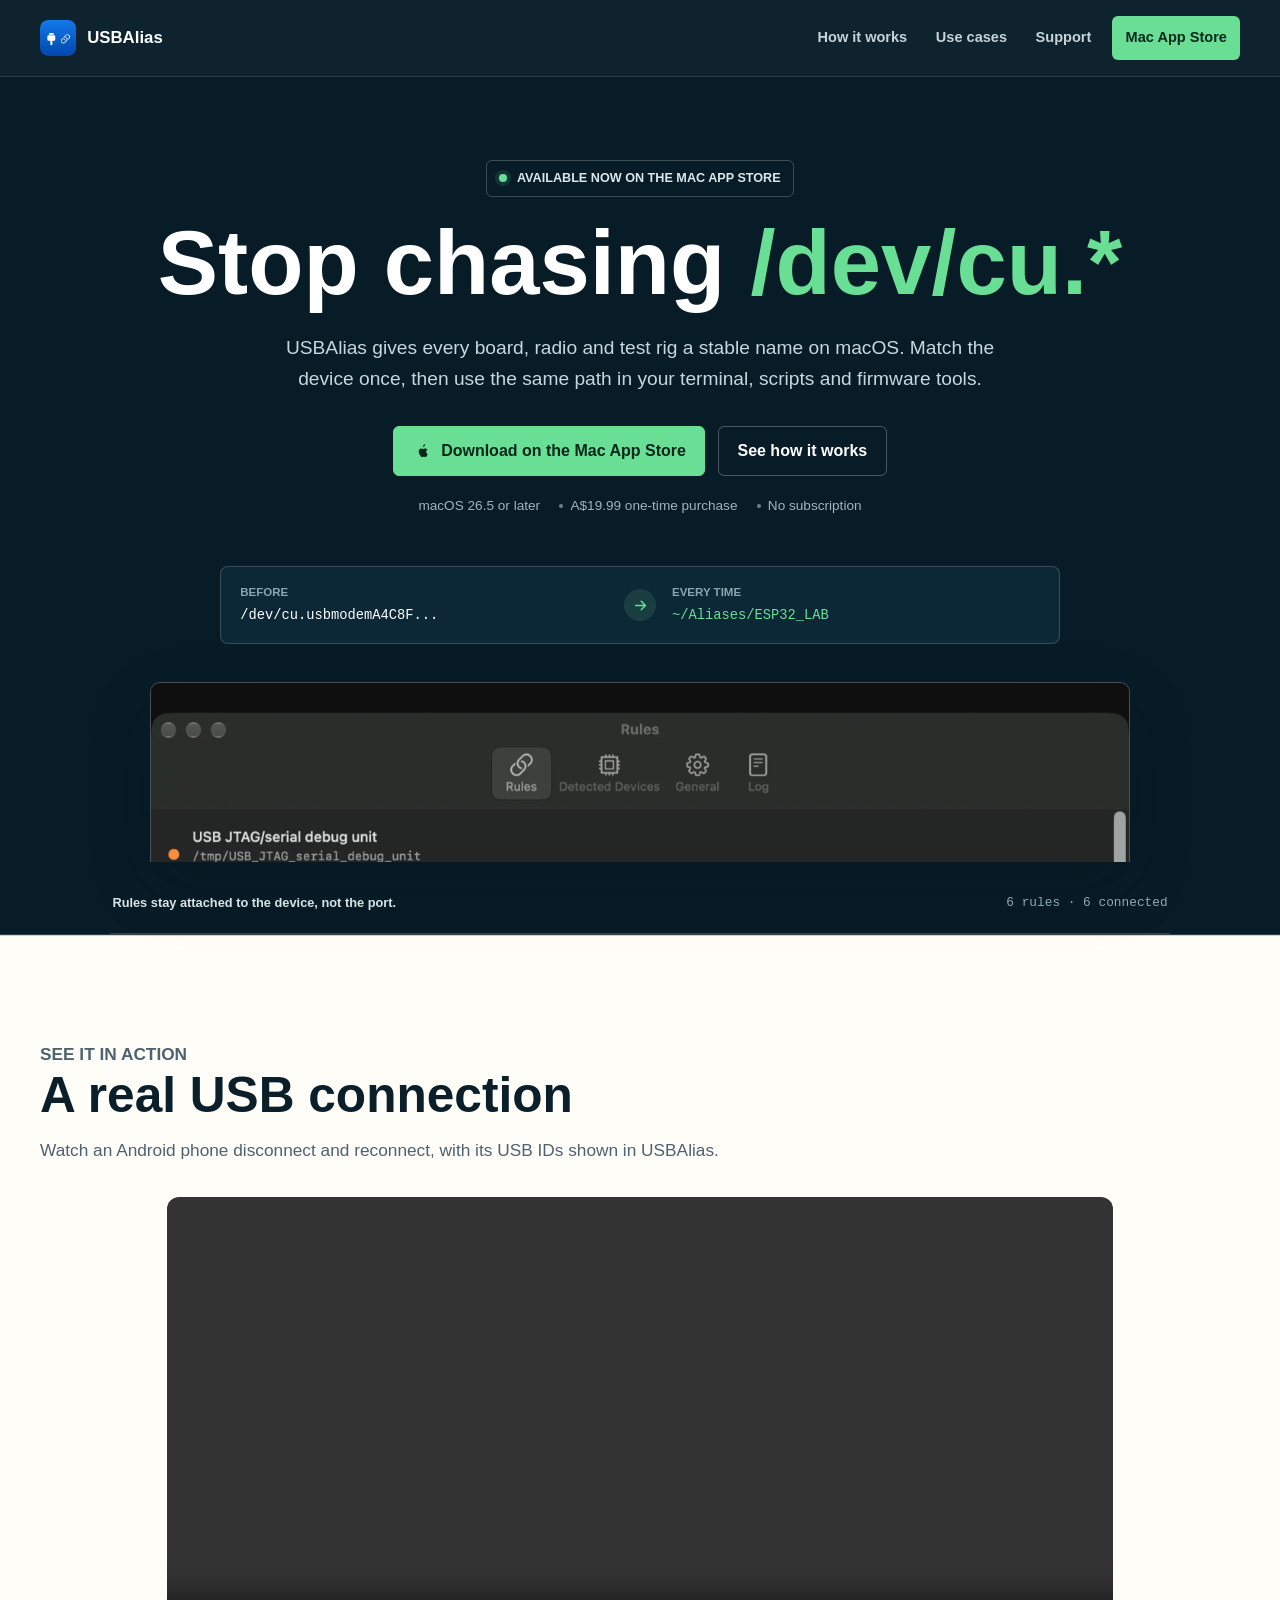
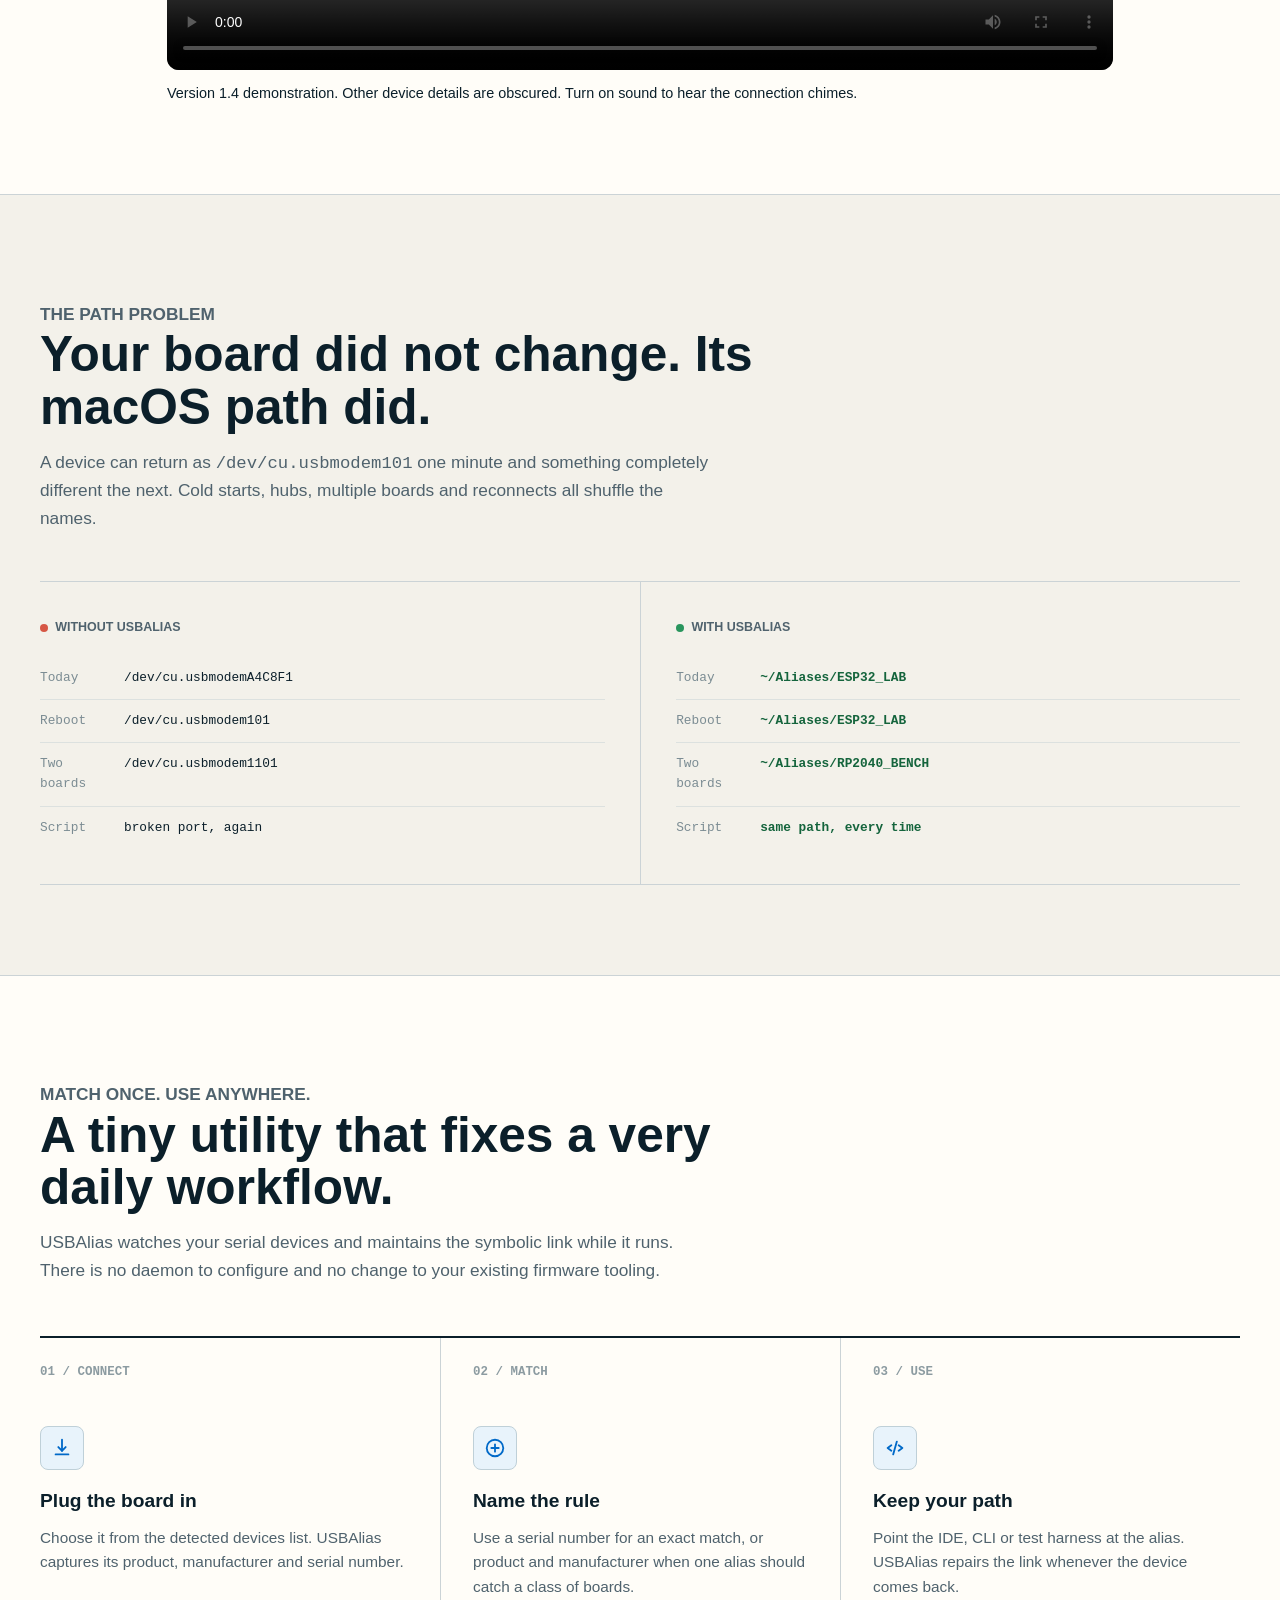
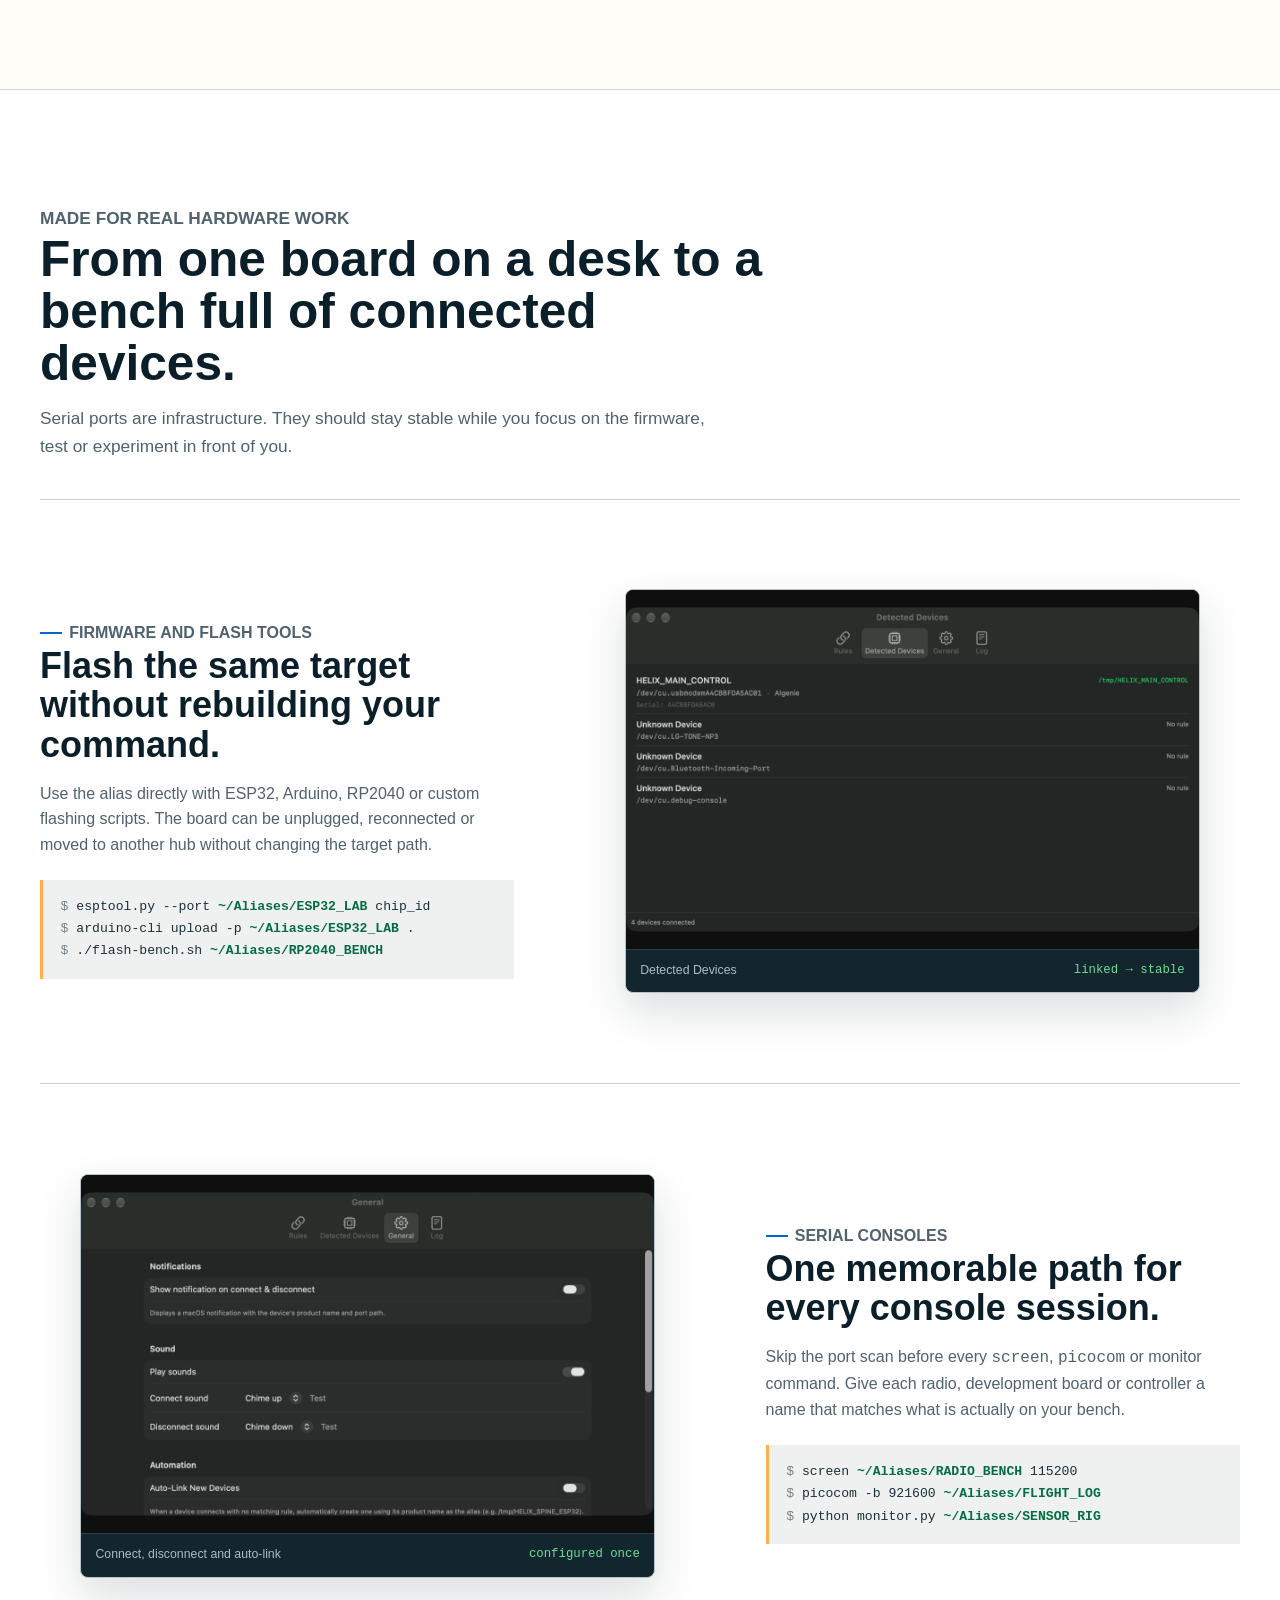
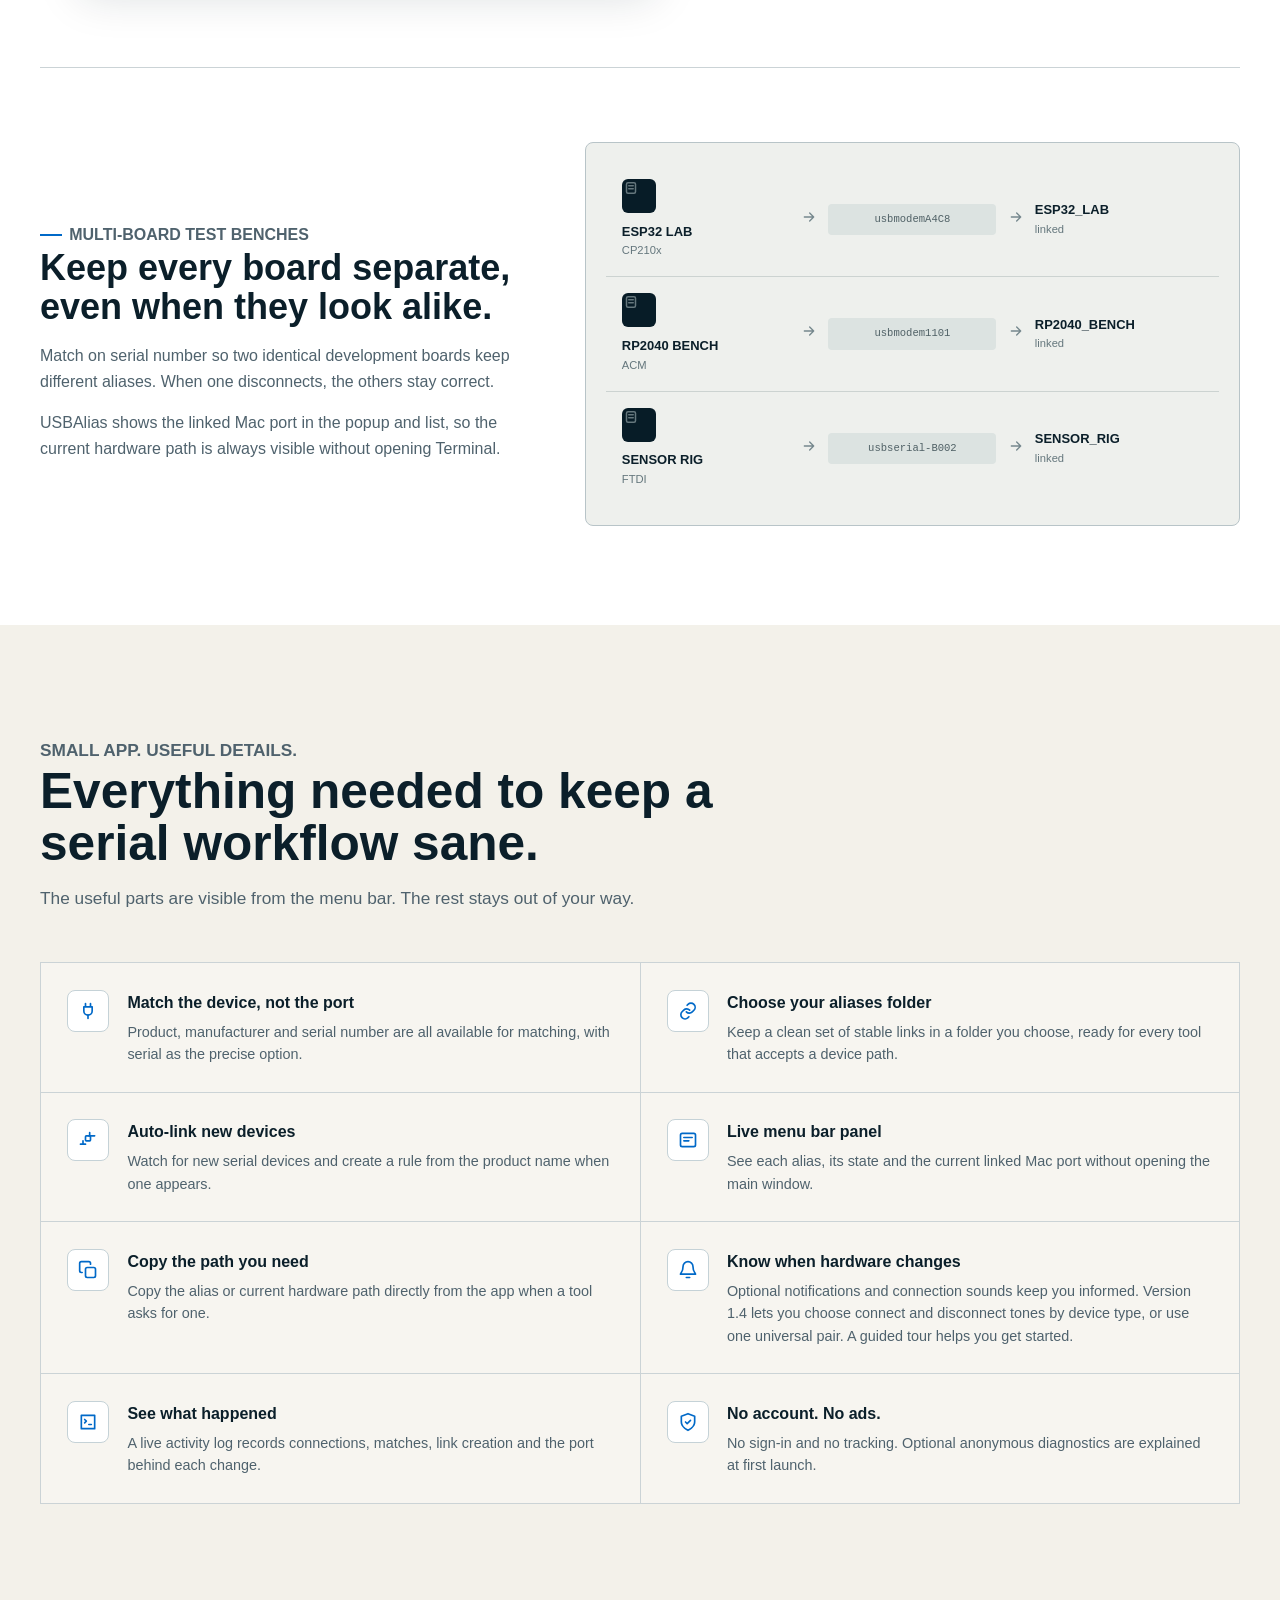
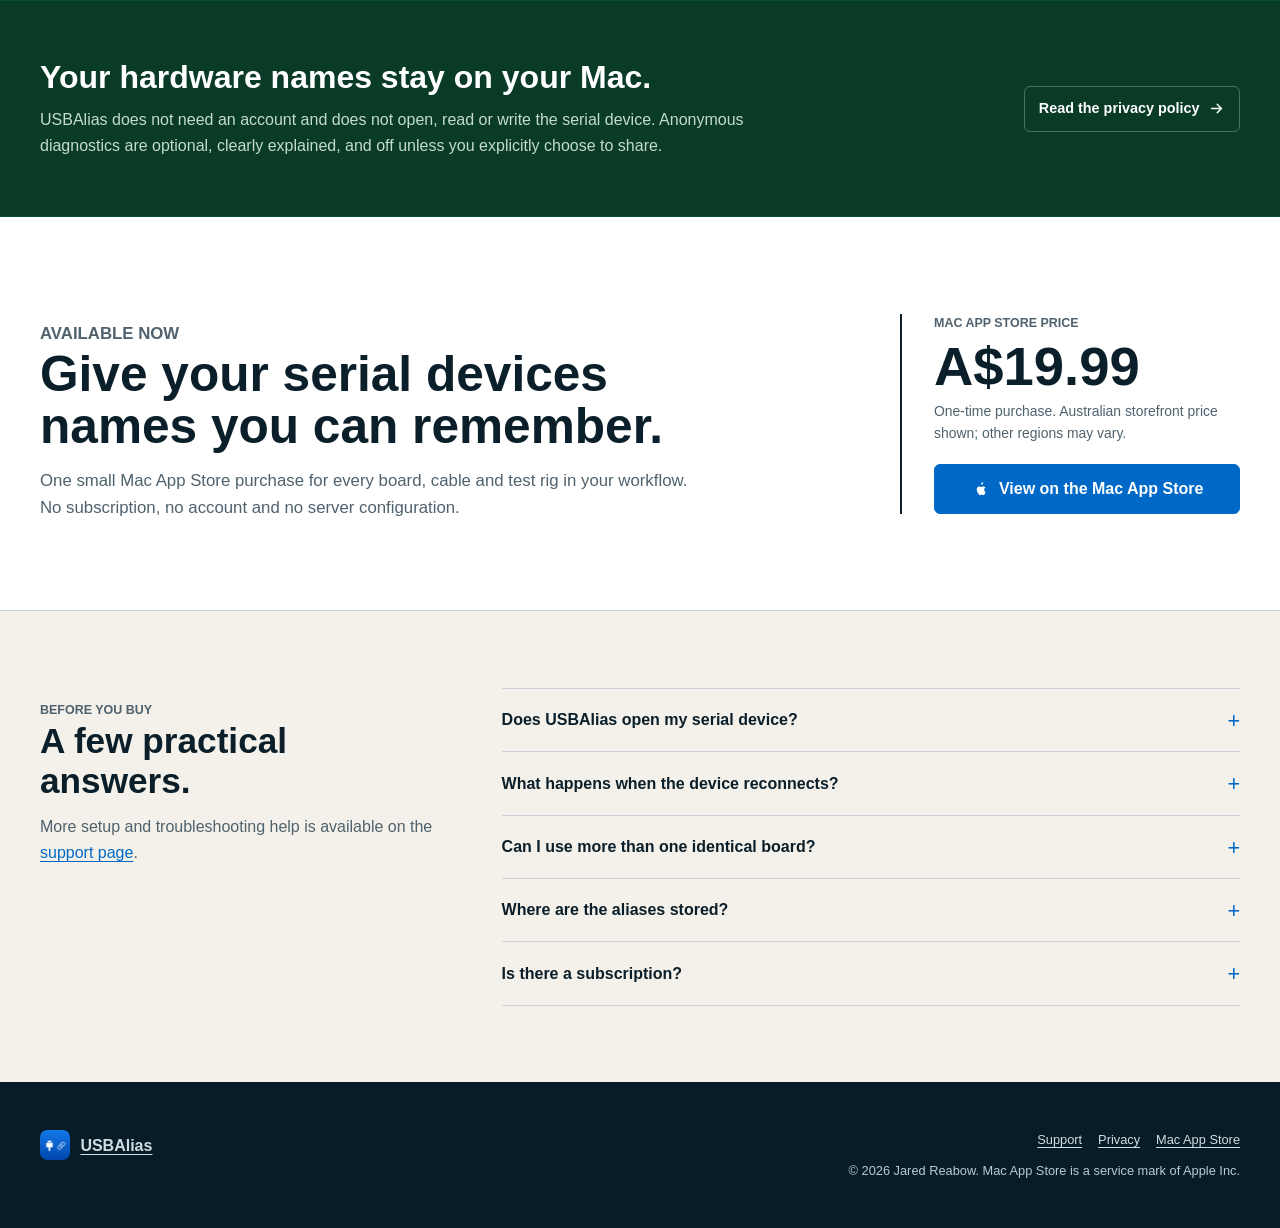
<file: index.html>
<!doctype html>
<html lang="en">
<head>
  <meta charset="utf-8">
  <meta name="viewport" content="width=device-width, initial-scale=1">
  <title>USBAlias - Stable names for USB serial devices on macOS</title>
  <meta name="description" content="USBAlias gives Arduino, ESP32, RP2040 and other USB serial devices a stable macOS path. Match once, then keep using the same alias in every tool.">
  <link rel="canonical" href="https://usbalias.com/">
  <link rel="icon" href="assets/usbalias-icon.png" type="image/png">
  <link rel="stylesheet" href="assets/site.css">
  <meta name="theme-color" content="#071c27">
  <meta property="og:title" content="USBAlias - Stop chasing /dev/cu.*">
  <meta property="og:description" content="Stable names for USB serial devices on macOS. Available now on the Mac App Store.">
  <meta property="og:type" content="website">
  <meta property="og:url" content="https://usbalias.com/">
  <meta property="og:image" content="https://usbalias.com/assets/social-card.png">
  <meta name="twitter:card" content="summary_large_image">
  <meta name="twitter:title" content="USBAlias - Stable names for USB serial devices">
  <meta name="twitter:description" content="Match a board once. Use the same alias in your scripts, terminal and firmware tools.">
  <meta name="twitter:image" content="https://usbalias.com/assets/social-card.png">
  <script type="application/ld+json">
  {
    "@context": "https://schema.org",
    "@type": "SoftwareApplication",
    "name": "USBAlias",
    "operatingSystem": "macOS 26.5 or later",
    "applicationCategory": "DeveloperApplication",
    "description": "A macOS menu bar utility that gives USB serial devices stable aliases.",
    "url": "https://usbalias.com/",
    "downloadUrl": "https://apps.apple.com/au/app/usbalias/id6785185032?mt=12",
    "offers": {
      "@type": "Offer",
      "price": "19.99",
      "priceCurrency": "AUD",
      "availability": "https://schema.org/InStock"
    }
  }
  </script>
</head>
<body>
  <a class="skip-link" href="#main">Skip to content</a>

  <header class="site-header">
    <div class="site-shell site-header__inner">
      <a class="brand" href="./" aria-label="USBAlias home">
        <img src="assets/usbalias-icon.png" width="36" height="36" alt="">
        <span>USBAlias</span>
      </a>
      <nav class="site-nav" aria-label="Primary">
        <a class="nav-section" href="#how-it-works">How it works</a>
        <a class="nav-section" href="#use-cases">Use cases</a>
        <a href="support.html">Support</a>
        <a class="nav-download" href="https://apps.apple.com/au/app/usbalias/id6785185032?mt=12">Mac App Store</a>
      </nav>
    </div>
  </header>

  <main id="main">
    <section class="hero" aria-labelledby="hero-title">
      <div class="site-shell hero__inner">
        <p class="hero__status"><span class="status-dot" aria-hidden="true"></span>Available now on the Mac App Store</p>
        <h1 id="hero-title">Stop chasing <span>/dev/cu.*</span></h1>
        <p class="hero__lede">USBAlias gives every board, radio and test rig a stable name on macOS. Match the device once, then use the same path in your terminal, scripts and firmware tools.</p>
        <div class="hero__actions">
          <a class="button" href="https://apps.apple.com/au/app/usbalias/id6785185032?mt=12">
            <svg viewBox="0 0 24 24" fill="currentColor" aria-hidden="true"><path d="M17.05 20.28c-.98.02-1.31-.58-2.45-.58-1.13 0-1.5.56-2.43.6-1.03.04-1.82-.99-2.55-2.16-1.45-2.34-2.1-4.18-1.95-6.03.15-1.93 1.61-3.35 3.34-3.48 1.01-.03 1.96.68 2.57.68.61 0 1.76-.84 2.96-.72.51.02 1.95.2 2.87 1.52-2.58 1.51-2.18 5.04.12 6.09-.51 1.47-1.23 2.89-2.48 4.08zM15.54 5.22c.49-.63.84-1.49.73-2.37-.79.04-1.72.53-2.24 1.13-.47.54-.87 1.42-.75 2.27.86.07 1.77-.43 2.26-1.03z"/></svg>
            Download on the Mac App Store
          </a>
          <a class="button button--secondary" href="#how-it-works">See how it works</a>
        </div>
        <p class="hero__facts">
          <span>macOS 26.5 or later</span>
          <span>A$19.99 one-time purchase</span>
          <span>No subscription</span>
        </p>

        <div class="path-card" aria-label="Example USB alias mapping">
          <div>
            <span class="path-card__label">Before</span>
            <code>/dev/cu.usbmodemA4C8F...</code>
          </div>
          <span class="path-arrow" aria-hidden="true">
            <svg viewBox="0 0 24 24" fill="none" stroke="currentColor" stroke-width="2" stroke-linecap="round" stroke-linejoin="round"><path d="M5 12h14M13 6l6 6-6 6"/></svg>
          </span>
          <div class="path-card__result">
            <span class="path-card__label">Every time</span>
            <code>~/Aliases/ESP32_LAB</code>
          </div>
        </div>

        <div class="hero__stage">
          <figure class="app-window">
            <img src="assets/rules.webp" width="2560" height="1600" alt="USBAlias Rules window showing stable aliases for JTAG, XIAO, Android, Quad Serial and ESP32 devices">
          </figure>
          <figcaption class="hero__caption">
            <strong>Rules stay attached to the device, not the port.</strong>
            <span>6 rules &middot; 6 connected</span>
          </figcaption>
        </div>
      </div>
    </section>

    <section class="section section--surface" aria-labelledby="demo-title">
      <div class="site-shell">
        <div class="section-heading">
          <p class="eyebrow">See it in action</p>
          <h2 id="demo-title">A real USB connection</h2>
          <p>Watch an Android phone disconnect and reconnect, with its USB IDs shown in USBAlias.</p>
        </div>
        <figure class="demo-video">
          <video controls playsinline preload="metadata" width="946" height="554" aria-label="USBAlias preview showing an Android phone disconnecting and reconnecting">
            <source src="assets/usbalias-usb-preview-1.4.mp4" type="video/mp4">
            Your browser does not support embedded video.
          </video>
          <figcaption>Version 1.4 demonstration. Other device details are obscured. Turn on sound to hear the connection chimes.</figcaption>
        </figure>
      </div>
    </section>

    <section class="problem" aria-labelledby="problem-title">
      <div class="site-shell">
        <div class="section-heading">
          <p class="eyebrow">The path problem</p>
          <h2 id="problem-title">Your board did not change. Its macOS path did.</h2>
          <p>A device can return as <code>/dev/cu.usbmodem101</code> one minute and something completely different the next. Cold starts, hubs, multiple boards and reconnects all shuffle the names.</p>
        </div>

        <div class="comparison" aria-label="Device paths without and with USBAlias">
          <div class="comparison__column">
            <p class="comparison__label">Without USBAlias</p>
            <div class="code-stack">
              <div><span>Today</span><code>/dev/cu.usbmodemA4C8F1</code></div>
              <div><span>Reboot</span><code>/dev/cu.usbmodem101</code></div>
              <div><span>Two boards</span><code>/dev/cu.usbmodem1101</code></div>
              <div><span>Script</span><code>broken port, again</code></div>
            </div>
          </div>
          <div class="comparison__column">
            <p class="comparison__label">With USBAlias</p>
            <div class="code-stack">
              <div><span>Today</span><code>~/Aliases/ESP32_LAB</code></div>
              <div><span>Reboot</span><code>~/Aliases/ESP32_LAB</code></div>
              <div><span>Two boards</span><code>~/Aliases/RP2040_BENCH</code></div>
              <div><span>Script</span><code>same path, every time</code></div>
            </div>
          </div>
        </div>
      </div>
    </section>

    <section class="section section--surface" id="how-it-works" aria-labelledby="workflow-title">
      <div class="site-shell">
        <div class="section-heading">
          <p class="eyebrow">Match once. Use anywhere.</p>
          <h2 id="workflow-title">A tiny utility that fixes a very daily workflow.</h2>
          <p>USBAlias watches your serial devices and maintains the symbolic link while it runs. There is no daemon to configure and no change to your existing firmware tooling.</p>
        </div>

        <div class="workflow">
          <article class="workflow__step">
            <span class="workflow__number">01 / CONNECT</span>
            <div class="workflow__icon" aria-hidden="true">
              <svg viewBox="0 0 24 24" fill="none" stroke="currentColor" stroke-width="2" stroke-linecap="round" stroke-linejoin="round"><path d="M12 3v12"/><path d="m8 11 4 4 4-4"/><path d="M5 19h14"/></svg>
            </div>
            <h3>Plug the board in</h3>
            <p>Choose it from the detected devices list. USBAlias captures its product, manufacturer and serial number.</p>
          </article>
          <article class="workflow__step">
            <span class="workflow__number">02 / MATCH</span>
            <div class="workflow__icon" aria-hidden="true">
              <svg viewBox="0 0 24 24" fill="none" stroke="currentColor" stroke-width="2" stroke-linecap="round" stroke-linejoin="round"><path d="M8 12h8"/><path d="M12 8v8"/><circle cx="12" cy="12" r="9"/></svg>
            </div>
            <h3>Name the rule</h3>
            <p>Use a serial number for an exact match, or product and manufacturer when one alias should catch a class of boards.</p>
          </article>
          <article class="workflow__step">
            <span class="workflow__number">03 / USE</span>
            <div class="workflow__icon" aria-hidden="true">
              <svg viewBox="0 0 24 24" fill="none" stroke="currentColor" stroke-width="2" stroke-linecap="round" stroke-linejoin="round"><path d="m8 9-4 3 4 3"/><path d="m16 9 4 3-4 3"/><path d="m14 5-4 14"/></svg>
            </div>
            <h3>Keep your path</h3>
            <p>Point the IDE, CLI or test harness at the alias. USBAlias repairs the link whenever the device comes back.</p>
          </article>
        </div>
      </div>
    </section>

    <section class="use-cases" id="use-cases" aria-labelledby="use-cases-title">
      <div class="site-shell">
        <div class="section-heading">
          <p class="eyebrow">Made for real hardware work</p>
          <h2 id="use-cases-title">From one board on a desk to a bench full of connected devices.</h2>
          <p>Serial ports are infrastructure. They should stay stable while you focus on the firmware, test or experiment in front of you.</p>
        </div>

        <article class="use-case">
          <div class="use-case__copy">
            <p class="use-case__tag">Firmware and flash tools</p>
            <h3>Flash the same target without rebuilding your command.</h3>
            <p>Use the alias directly with ESP32, Arduino, RP2040 or custom flashing scripts. The board can be unplugged, reconnected or moved to another hub without changing the target path.</p>
            <pre class="command-line"><span class="prompt">$</span> esptool.py --port <span class="path">~/Aliases/ESP32_LAB</span> chip_id
<span class="prompt">$</span> arduino-cli upload -p <span class="path">~/Aliases/ESP32_LAB</span> .
<span class="prompt">$</span> ./flash-bench.sh <span class="path">~/Aliases/RP2040_BENCH</span></pre>
          </div>
          <div class="use-case__visual">
            <figure class="screenshot-frame">
              <img src="assets/detected-devices.webp" width="2560" height="1600" loading="lazy" alt="USBAlias Detected Devices view showing linked boards and their current macOS device paths">
              <figcaption class="screenshot-frame__caption">
                <span>Detected Devices</span>
                <span>linked &rarr; stable</span>
              </figcaption>
            </figure>
          </div>
        </article>

        <article class="use-case use-case--reverse">
          <div class="use-case__copy">
            <p class="use-case__tag">Serial consoles</p>
            <h3>One memorable path for every console session.</h3>
            <p>Skip the port scan before every <code>screen</code>, <code>picocom</code> or monitor command. Give each radio, development board or controller a name that matches what is actually on your bench.</p>
            <pre class="command-line"><span class="prompt">$</span> screen <span class="path">~/Aliases/RADIO_BENCH</span> 115200
<span class="prompt">$</span> picocom -b 921600 <span class="path">~/Aliases/FLIGHT_LOG</span>
<span class="prompt">$</span> python monitor.py <span class="path">~/Aliases/SENSOR_RIG</span></pre>
          </div>
          <div class="use-case__visual">
            <figure class="screenshot-frame">
              <img src="assets/general-settings.webp" width="2560" height="1600" loading="lazy" alt="USBAlias General settings with notifications, connect and disconnect sounds, auto-link and launch options">
              <figcaption class="screenshot-frame__caption">
                <span>Connect, disconnect and auto-link</span>
                <span>configured once</span>
              </figcaption>
            </figure>
          </div>
        </article>

        <article class="use-case">
          <div class="use-case__copy">
            <p class="use-case__tag">Multi-board test benches</p>
            <h3>Keep every board separate, even when they look alike.</h3>
            <p>Match on serial number so two identical development boards keep different aliases. When one disconnects, the others stay correct.</p>
            <p>USBAlias shows the linked Mac port in the popup and list, so the current hardware path is always visible without opening Terminal.</p>
          </div>
          <div class="use-case__visual">
            <div class="bench-diagram" role="img" aria-label="Three USB boards connected to separate stable aliases through changing macOS paths">
              <div class="bench-diagram__row">
                <div class="bench-diagram__device">
                  <span class="bench-device-icon" aria-hidden="true">
                    <svg viewBox="0 0 24 24" fill="none" stroke="currentColor" stroke-width="2" stroke-linecap="round" stroke-linejoin="round"><rect x="6" y="5" width="12" height="14" rx="2"/><path d="M9 9h6M9 13h6"/></svg>
                  </span>
                  <strong>ESP32 LAB</strong>
                  <span>CP210x</span>
                </div>
                <span class="bench-arrow" aria-hidden="true"><svg viewBox="0 0 24 24" fill="none" stroke="currentColor" stroke-width="2" stroke-linecap="round" stroke-linejoin="round"><path d="M5 12h14M13 6l6 6-6 6"/></svg></span>
                <div class="bench-diagram__path">usbmodemA4C8</div>
                <span class="bench-arrow" aria-hidden="true"><svg viewBox="0 0 24 24" fill="none" stroke="currentColor" stroke-width="2" stroke-linecap="round" stroke-linejoin="round"><path d="M5 12h14M13 6l6 6-6 6"/></svg></span>
                <div class="bench-diagram__alias">
                  <strong>ESP32_LAB</strong>
                  <span>linked</span>
                </div>
              </div>
              <div class="bench-diagram__row">
                <div class="bench-diagram__device">
                  <span class="bench-device-icon" aria-hidden="true">
                    <svg viewBox="0 0 24 24" fill="none" stroke="currentColor" stroke-width="2" stroke-linecap="round" stroke-linejoin="round"><rect x="6" y="5" width="12" height="14" rx="2"/><path d="M9 9h6M9 13h6"/></svg>
                  </span>
                  <strong>RP2040 BENCH</strong>
                  <span>ACM</span>
                </div>
                <span class="bench-arrow" aria-hidden="true"><svg viewBox="0 0 24 24" fill="none" stroke="currentColor" stroke-width="2" stroke-linecap="round" stroke-linejoin="round"><path d="M5 12h14M13 6l6 6-6 6"/></svg></span>
                <div class="bench-diagram__path">usbmodem1101</div>
                <span class="bench-arrow" aria-hidden="true"><svg viewBox="0 0 24 24" fill="none" stroke="currentColor" stroke-width="2" stroke-linecap="round" stroke-linejoin="round"><path d="M5 12h14M13 6l6 6-6 6"/></svg></span>
                <div class="bench-diagram__alias">
                  <strong>RP2040_BENCH</strong>
                  <span>linked</span>
                </div>
              </div>
              <div class="bench-diagram__row">
                <div class="bench-diagram__device">
                  <span class="bench-device-icon" aria-hidden="true">
                    <svg viewBox="0 0 24 24" fill="none" stroke="currentColor" stroke-width="2" stroke-linecap="round" stroke-linejoin="round"><rect x="6" y="5" width="12" height="14" rx="2"/><path d="M9 9h6M9 13h6"/></svg>
                  </span>
                  <strong>SENSOR RIG</strong>
                  <span>FTDI</span>
                </div>
                <span class="bench-arrow" aria-hidden="true"><svg viewBox="0 0 24 24" fill="none" stroke="currentColor" stroke-width="2" stroke-linecap="round" stroke-linejoin="round"><path d="M5 12h14M13 6l6 6-6 6"/></svg></span>
                <div class="bench-diagram__path">usbserial-B002</div>
                <span class="bench-arrow" aria-hidden="true"><svg viewBox="0 0 24 24" fill="none" stroke="currentColor" stroke-width="2" stroke-linecap="round" stroke-linejoin="round"><path d="M5 12h14M13 6l6 6-6 6"/></svg></span>
                <div class="bench-diagram__alias">
                  <strong>SENSOR_RIG</strong>
                  <span>linked</span>
                </div>
              </div>
            </div>
          </div>
        </article>
      </div>
    </section>

    <section class="features" aria-labelledby="features-title">
      <div class="site-shell">
        <div class="section-heading">
          <p class="eyebrow">Small app. Useful details.</p>
          <h2 id="features-title">Everything needed to keep a serial workflow sane.</h2>
          <p>The useful parts are visible from the menu bar. The rest stays out of your way.</p>
        </div>

        <div class="feature-list">
          <article class="feature">
            <span class="feature__icon" aria-hidden="true"><svg viewBox="0 0 24 24" fill="none" stroke="currentColor" stroke-width="2" stroke-linecap="round" stroke-linejoin="round"><path d="M9 7V3M15 7V3M7 7h10v5a5 5 0 0 1-10 0z"/><path d="M12 17v4"/></svg></span>
            <div><h3>Match the device, not the port</h3><p>Product, manufacturer and serial number are all available for matching, with serial as the precise option.</p></div>
          </article>
          <article class="feature">
            <span class="feature__icon" aria-hidden="true"><svg viewBox="0 0 24 24" fill="none" stroke="currentColor" stroke-width="2" stroke-linecap="round" stroke-linejoin="round"><path d="M10 13a5 5 0 0 0 7.1.1l2-2a5 5 0 0 0-7.1-7.1l-1.1 1.1"/><path d="M14 11a5 5 0 0 0-7.1-.1l-2 2A5 5 0 0 0 12 20l1.1-1.1"/></svg></span>
            <div><h3>Choose your aliases folder</h3><p>Keep a clean set of stable links in a folder you choose, ready for every tool that accepts a device path.</p></div>
          </article>
          <article class="feature">
            <span class="feature__icon" aria-hidden="true"><svg viewBox="0 0 24 24" fill="none" stroke="currentColor" stroke-width="2" stroke-linecap="round" stroke-linejoin="round"><path d="M20 7h-7M14 3v4M9 17H3M6 13v4"/><rect x="9" y="7" width="6" height="6" rx="1"/></svg></span>
            <div><h3>Auto-link new devices</h3><p>Watch for new serial devices and create a rule from the product name when one appears.</p></div>
          </article>
          <article class="feature">
            <span class="feature__icon" aria-hidden="true"><svg viewBox="0 0 24 24" fill="none" stroke="currentColor" stroke-width="2" stroke-linecap="round" stroke-linejoin="round"><rect x="3" y="4" width="18" height="16" rx="2"/><path d="M7 9h10M7 13h6"/></svg></span>
            <div><h3>Live menu bar panel</h3><p>See each alias, its state and the current linked Mac port without opening the main window.</p></div>
          </article>
          <article class="feature">
            <span class="feature__icon" aria-hidden="true"><svg viewBox="0 0 24 24" fill="none" stroke="currentColor" stroke-width="2" stroke-linecap="round" stroke-linejoin="round"><rect x="9" y="9" width="12" height="12" rx="2"/><path d="M5 15H4a2 2 0 0 1-2-2V4a2 2 0 0 1 2-2h9a2 2 0 0 1 2 2v1"/></svg></span>
            <div><h3>Copy the path you need</h3><p>Copy the alias or current hardware path directly from the app when a tool asks for one.</p></div>
          </article>
          <article class="feature">
            <span class="feature__icon" aria-hidden="true"><svg viewBox="0 0 24 24" fill="none" stroke="currentColor" stroke-width="2" stroke-linecap="round" stroke-linejoin="round"><path d="M18 8a6 6 0 0 0-12 0c0 7-3 7-3 9h18c0-2-3-2-3-9"/><path d="M10 21h4"/></svg></span>
            <div><h3>Know when hardware changes</h3><p>Optional notifications and connection sounds keep you informed. Version 1.4 lets you choose connect and disconnect tones by device type, or use one universal pair. A guided tour helps you get started.</p></div>
          </article>
          <article class="feature">
            <span class="feature__icon" aria-hidden="true"><svg viewBox="0 0 24 24" fill="none" stroke="currentColor" stroke-width="2" stroke-linecap="round" stroke-linejoin="round"><path d="M4 4h16v16H4z"/><path d="m8 9 2 2-2 2M13 15h3"/></svg></span>
            <div><h3>See what happened</h3><p>A live activity log records connections, matches, link creation and the port behind each change.</p></div>
          </article>
          <article class="feature">
            <span class="feature__icon" aria-hidden="true"><svg viewBox="0 0 24 24" fill="none" stroke="currentColor" stroke-width="2" stroke-linecap="round" stroke-linejoin="round"><path d="M12 22s8-4 8-10V5l-8-3-8 3v7c0 6 8 10 8 10z"/><path d="m9 12 2 2 4-4"/></svg></span>
            <div><h3>No account. No ads.</h3><p>No sign-in and no tracking. Optional anonymous diagnostics are explained at first launch.</p></div>
          </article>
        </div>
      </div>
    </section>

    <section class="privacy-band" aria-labelledby="privacy-title">
      <div class="site-shell privacy-band__inner">
        <div>
          <h2 id="privacy-title">Your hardware names stay on your Mac.</h2>
          <p>USBAlias does not need an account and does not open, read or write the serial device. Anonymous diagnostics are optional, clearly explained, and off unless you explicitly choose to share.</p>
        </div>
        <a class="link-arrow" href="privacy.html">
          Read the privacy policy
          <svg viewBox="0 0 24 24" fill="none" stroke="currentColor" stroke-width="2" stroke-linecap="round" stroke-linejoin="round" aria-hidden="true"><path d="M5 12h14M13 6l6 6-6 6"/></svg>
        </a>
      </div>
    </section>

    <section class="buy-band" aria-labelledby="buy-title">
      <div class="site-shell buy-band__inner">
        <div class="buy-band__copy">
          <p class="eyebrow">Available now</p>
          <h2 id="buy-title">Give your serial devices names you can remember.</h2>
          <p>One small Mac App Store purchase for every board, cable and test rig in your workflow. No subscription, no account and no server configuration.</p>
        </div>
        <div class="price-panel">
          <span class="price-panel__label">Mac App Store price</span>
          <strong>A$19.99</strong>
          <p>One-time purchase. Australian storefront price shown; other regions may vary.</p>
          <a class="button" href="https://apps.apple.com/au/app/usbalias/id6785185032?mt=12">
            <svg viewBox="0 0 24 24" fill="currentColor" aria-hidden="true"><path d="M17.05 20.28c-.98.02-1.31-.58-2.45-.58-1.13 0-1.5.56-2.43.6-1.03.04-1.82-.99-2.55-2.16-1.45-2.34-2.1-4.18-1.95-6.03.15-1.93 1.61-3.35 3.34-3.48 1.01-.03 1.96.68 2.57.68.61 0 1.76-.84 2.96-.72.51.02 1.95.2 2.87 1.52-2.58 1.51-2.18 5.04.12 6.09-.51 1.47-1.23 2.89-2.48 4.08zM15.54 5.22c.49-.63.84-1.49.73-2.37-.79.04-1.72.53-2.24 1.13-.47.54-.87 1.42-.75 2.27.86.07 1.77-.43 2.26-1.03z"/></svg>
            View on the Mac App Store
          </a>
        </div>
      </div>
    </section>

    <section class="faq-band" aria-labelledby="faq-title">
      <div class="site-shell faq-band__grid">
        <div class="faq-band__intro">
          <p class="eyebrow">Before you buy</p>
          <h2 id="faq-title">A few practical answers.</h2>
          <p>More setup and troubleshooting help is available on the <a href="support.html">support page</a>.</p>
        </div>
        <div>
          <details>
            <summary>Does USBAlias open my serial device?</summary>
            <p>No. It asks macOS which serial devices are attached and creates a symbolic link to the current device path. It does not read or write the serial data itself.</p>
          </details>
          <details>
            <summary>What happens when the device reconnects?</summary>
            <p>USBAlias matches the newly connected device against your rules and updates its alias to point at the new <code>/dev/cu.*</code> path. Your tools keep using the same alias.</p>
          </details>
          <details>
            <summary>Can I use more than one identical board?</summary>
            <p>Yes. Match on serial number when two devices share the same product and manufacturer. That keeps each identical board attached to its own alias.</p>
          </details>
          <details>
            <summary>Where are the aliases stored?</summary>
            <p>In the aliases folder you choose. The App Store version is sandboxed, so it maintains those links inside a folder you grant it access to rather than writing to <code>/tmp</code>.</p>
          </details>
          <details>
            <summary>Is there a subscription?</summary>
            <p>No. USBAlias is a one-time Mac App Store purchase. The Australian storefront price is A$19.99; pricing in other regions is set by Apple's storefront pricing.</p>
          </details>
        </div>
      </div>
    </section>
  </main>

  <footer class="site-footer">
    <div class="site-shell site-footer__inner">
      <a class="site-footer__brand" href="./">
        <img src="assets/usbalias-icon.png" width="30" height="30" alt="">
        <span>USBAlias</span>
      </a>
      <div class="site-footer__meta">
        <div class="site-footer__links">
          <a href="support.html">Support</a>
          <a href="privacy.html">Privacy</a>
          <a href="https://apps.apple.com/au/app/usbalias/id6785185032?mt=12">Mac App Store</a>
        </div>
        <div>&copy; 2026 Jared Reabow. Mac App Store is a service mark of Apple Inc.</div>
      </div>
    </div>
  </footer>
</body>
</html>
</file>
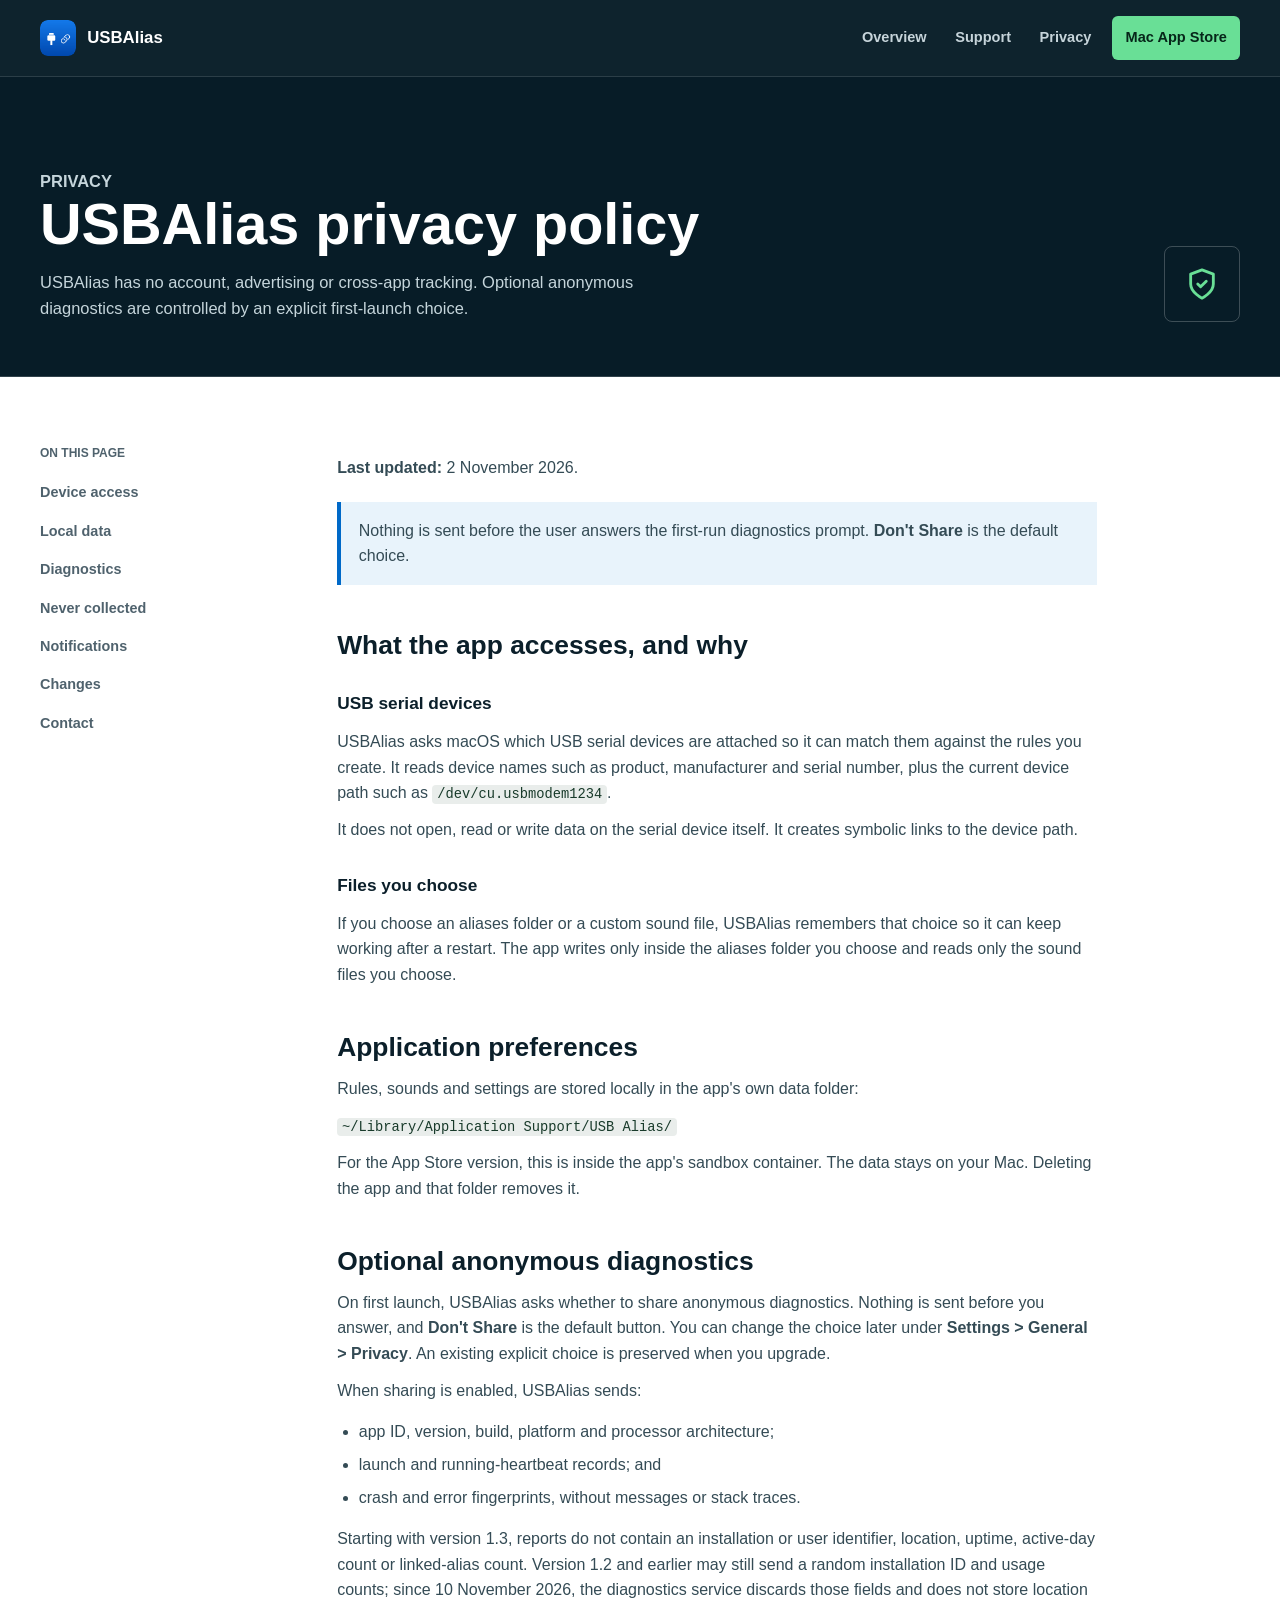
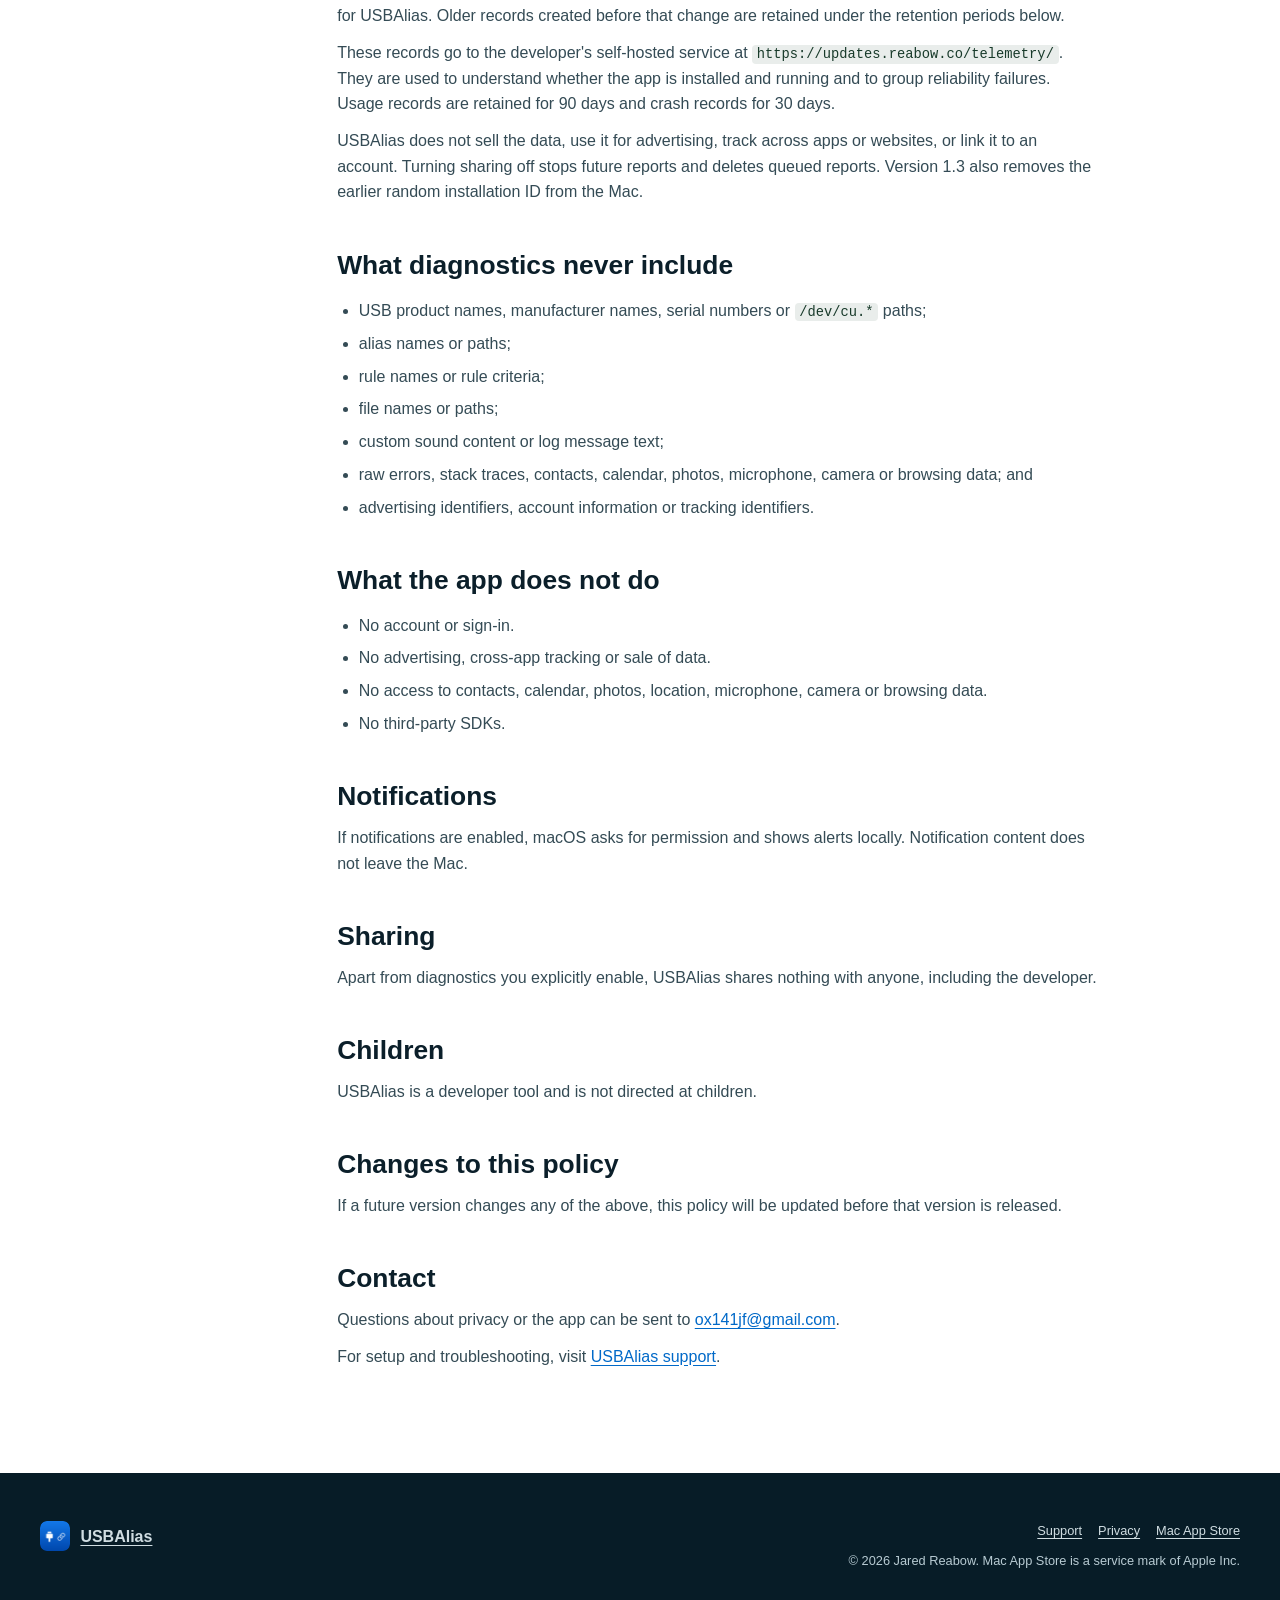
<file: privacy.html>
<!doctype html>
<html lang="en">
<head>
  <meta charset="utf-8">
  <meta name="viewport" content="width=device-width, initial-scale=1">
  <title>USBAlias privacy policy</title>
  <meta name="description" content="How USBAlias handles USB device information, local settings and optional anonymous diagnostics.">
  <link rel="canonical" href="https://usbalias.com/privacy.html">
  <link rel="icon" href="assets/usbalias-icon.png" type="image/png">
  <link rel="stylesheet" href="assets/site.css">
  <meta name="theme-color" content="#071c27">
  <meta property="og:title" content="USBAlias privacy policy">
  <meta property="og:description" content="How USBAlias handles device information, local settings and optional diagnostics.">
  <meta property="og:type" content="website">
  <meta property="og:url" content="https://usbalias.com/privacy.html">
  <meta property="og:image" content="https://usbalias.com/assets/social-card.png">
</head>
<body>
  <a class="skip-link" href="#main">Skip to content</a>

  <header class="site-header">
    <div class="site-shell site-header__inner">
      <a class="brand" href="./" aria-label="USBAlias home">
        <img src="assets/usbalias-icon.png" width="36" height="36" alt="">
        <span>USBAlias</span>
      </a>
      <nav class="site-nav" aria-label="Primary">
        <a href="./">Overview</a>
        <a href="support.html">Support</a>
        <a href="privacy.html" aria-current="page">Privacy</a>
        <a class="nav-download" href="https://apps.apple.com/au/app/usbalias/id6785185032?mt=12">Mac App Store</a>
      </nav>
    </div>
  </header>

  <main id="main" class="page-main">
    <section class="page-hero">
      <div class="site-shell page-hero__inner">
        <div>
          <p class="eyebrow">Privacy</p>
          <h1>USBAlias privacy policy</h1>
          <p>USBAlias has no account, advertising or cross-app tracking. Optional anonymous diagnostics are controlled by an explicit first-launch choice.</p>
        </div>
        <span class="page-hero__mark" aria-hidden="true">
          <svg viewBox="0 0 24 24" fill="none" stroke="currentColor" stroke-width="2" stroke-linecap="round" stroke-linejoin="round"><path d="M12 22s8-4 8-10V5l-8-3-8 3v7c0 6 8 10 8 10z"/><path d="m9 12 2 2 4-4"/></svg>
        </span>
      </div>
    </section>

    <section class="document-main">
      <div class="site-shell document-layout">
        <nav class="document-nav" aria-label="Privacy policy contents">
          <p>On this page</p>
          <a href="#device-access">Device access</a>
          <a href="#local-data">Local data</a>
          <a href="#diagnostics">Diagnostics</a>
          <a href="#never-collected">Never collected</a>
          <a href="#notifications">Notifications</a>
          <a href="#changes">Changes</a>
          <a href="#contact">Contact</a>
        </nav>

        <article class="prose">
          <p><strong>Last updated:</strong> 2 November 2026.</p>
          <div class="notice">
            <p>Nothing is sent before the user answers the first-run diagnostics prompt. <strong>Don't Share</strong> is the default choice.</p>
          </div>

          <h2 id="device-access">What the app accesses, and why</h2>
          <h3>USB serial devices</h3>
          <p>USBAlias asks macOS which USB serial devices are attached so it can match them against the rules you create. It reads device names such as product, manufacturer and serial number, plus the current device path such as <code>/dev/cu.usbmodem1234</code>.</p>
          <p>It does not open, read or write data on the serial device itself. It creates symbolic links to the device path.</p>

          <h3>Files you choose</h3>
          <p>If you choose an aliases folder or a custom sound file, USBAlias remembers that choice so it can keep working after a restart. The app writes only inside the aliases folder you choose and reads only the sound files you choose.</p>

          <h2 id="local-data">Application preferences</h2>
          <p>Rules, sounds and settings are stored locally in the app's own data folder:</p>
          <p><code>~/Library/Application Support/USB Alias/</code></p>
          <p>For the App Store version, this is inside the app's sandbox container. The data stays on your Mac. Deleting the app and that folder removes it.</p>

          <h2 id="diagnostics">Optional anonymous diagnostics</h2>
          <p>On first launch, USBAlias asks whether to share anonymous diagnostics. Nothing is sent before you answer, and <strong>Don't Share</strong> is the default button. You can change the choice later under <strong>Settings > General > Privacy</strong>. An existing explicit choice is preserved when you upgrade.</p>
          <p>When sharing is enabled, USBAlias sends:</p>
          <ul>
            <li>app ID, version, build, platform and processor architecture;</li>
            <li>launch and running-heartbeat records; and</li>
            <li>crash and error fingerprints, without messages or stack traces.</li>
          </ul>
          <p>Starting with version 1.3, reports do not contain an installation or user identifier, location, uptime, active-day count or linked-alias count. Version 1.2 and earlier may still send a random installation ID and usage counts; since 10 November 2026, the diagnostics service discards those fields and does not store location for USBAlias. Older records created before that change are retained under the retention periods below.</p>
          <p>These records go to the developer's self-hosted service at <code>https://updates.reabow.co/telemetry/</code>. They are used to understand whether the app is installed and running and to group reliability failures. Usage records are retained for 90 days and crash records for 30 days.</p>
          <p>USBAlias does not sell the data, use it for advertising, track across apps or websites, or link it to an account. Turning sharing off stops future reports and deletes queued reports. Version 1.3 also removes the earlier random installation ID from the Mac.</p>

          <h2 id="never-collected">What diagnostics never include</h2>
          <ul>
            <li>USB product names, manufacturer names, serial numbers or <code>/dev/cu.*</code> paths;</li>
            <li>alias names or paths;</li>
            <li>rule names or rule criteria;</li>
            <li>file names or paths;</li>
            <li>custom sound content or log message text;</li>
            <li>raw errors, stack traces, contacts, calendar, photos, microphone, camera or browsing data; and</li>
            <li>advertising identifiers, account information or tracking identifiers.</li>
          </ul>

          <h2>What the app does not do</h2>
          <ul>
            <li>No account or sign-in.</li>
            <li>No advertising, cross-app tracking or sale of data.</li>
            <li>No access to contacts, calendar, photos, location, microphone, camera or browsing data.</li>
            <li>No third-party SDKs.</li>
          </ul>

          <h2 id="notifications">Notifications</h2>
          <p>If notifications are enabled, macOS asks for permission and shows alerts locally. Notification content does not leave the Mac.</p>

          <h2>Sharing</h2>
          <p>Apart from diagnostics you explicitly enable, USBAlias shares nothing with anyone, including the developer.</p>

          <h2>Children</h2>
          <p>USBAlias is a developer tool and is not directed at children.</p>

          <h2 id="changes">Changes to this policy</h2>
          <p>If a future version changes any of the above, this policy will be updated before that version is released.</p>

          <h2 id="contact">Contact</h2>
          <p>Questions about privacy or the app can be sent to <a href="mailto:ox141jf@gmail.com">ox141jf@gmail.com</a>.</p>
          <p>For setup and troubleshooting, visit <a href="support.html">USBAlias support</a>.</p>
        </article>
      </div>
    </section>
  </main>

  <footer class="site-footer">
    <div class="site-shell site-footer__inner">
      <a class="site-footer__brand" href="./">
        <img src="assets/usbalias-icon.png" width="30" height="30" alt="">
        <span>USBAlias</span>
      </a>
      <div class="site-footer__meta">
        <div class="site-footer__links">
          <a href="support.html">Support</a>
          <a href="privacy.html">Privacy</a>
          <a href="https://apps.apple.com/au/app/usbalias/id6785185032?mt=12">Mac App Store</a>
        </div>
        <div>&copy; 2026 Jared Reabow. Mac App Store is a service mark of Apple Inc.</div>
      </div>
    </div>
  </footer>
</body>
</html>
</file>
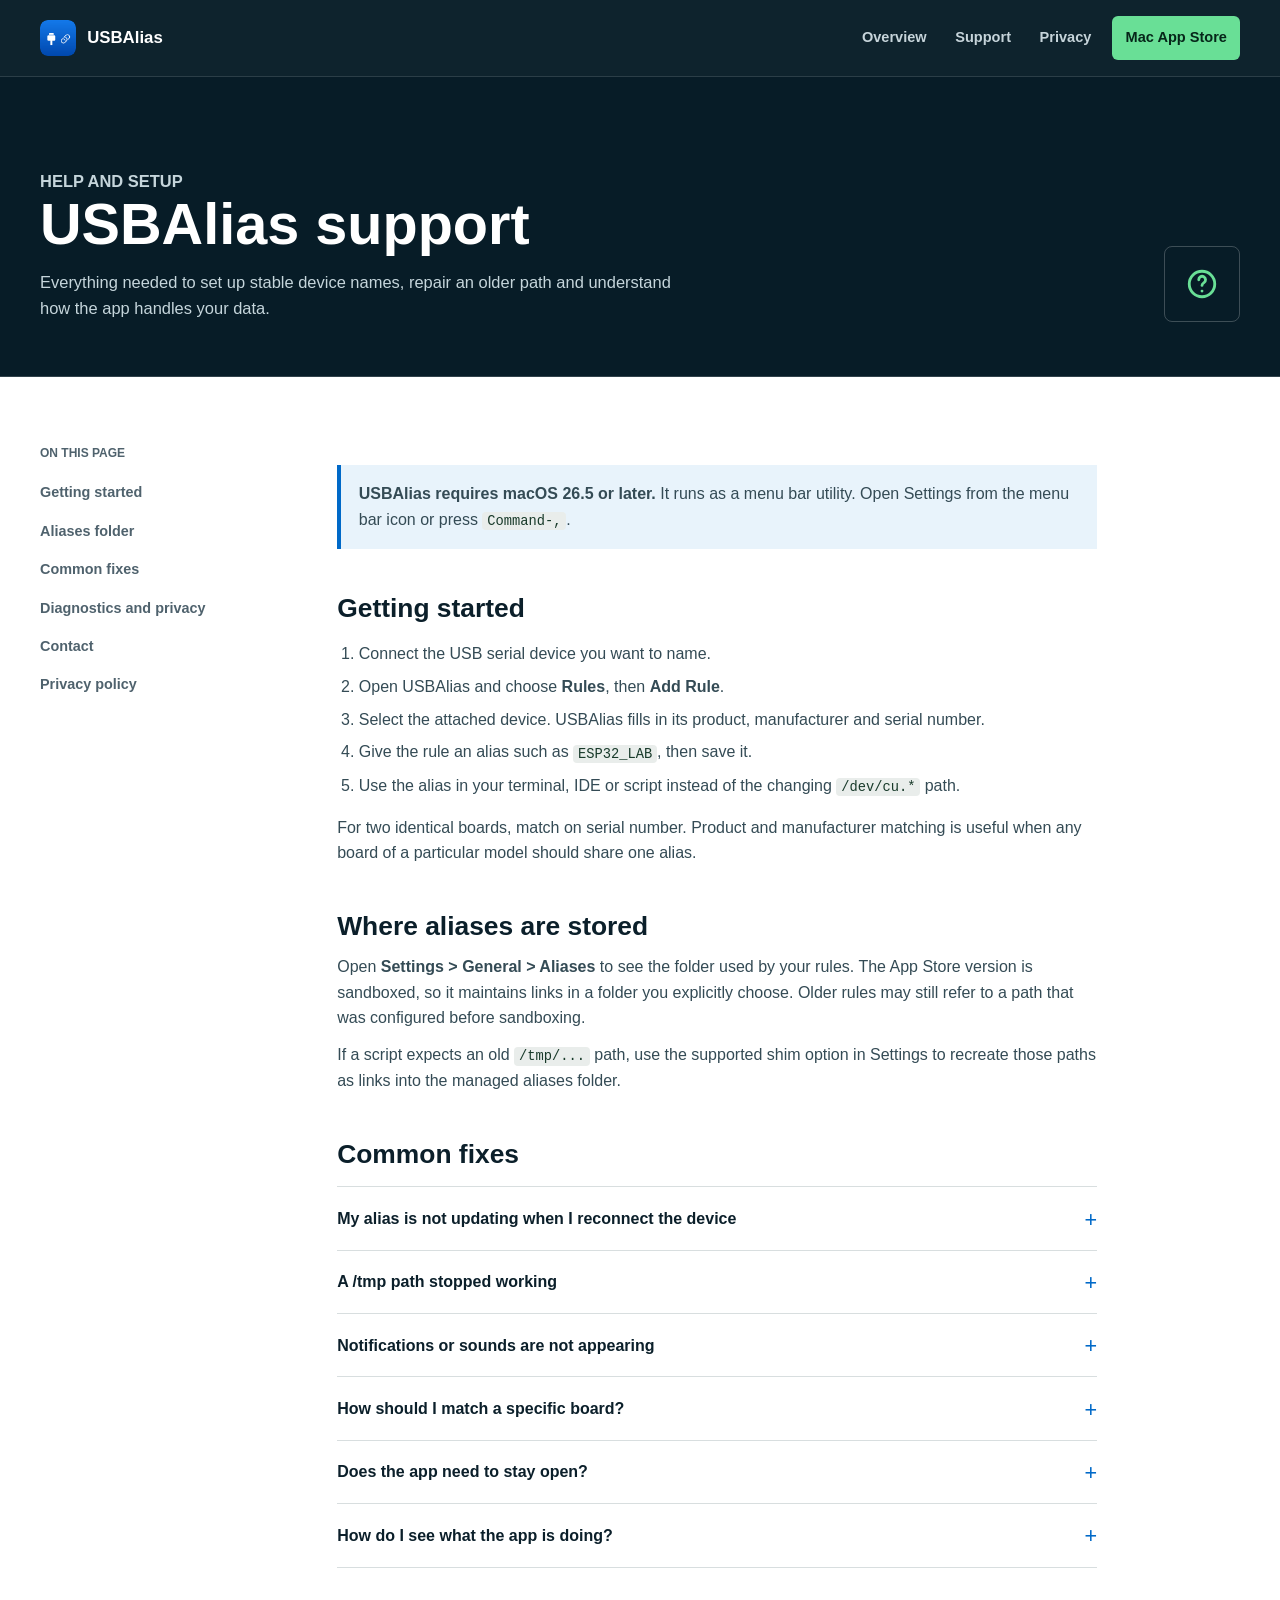
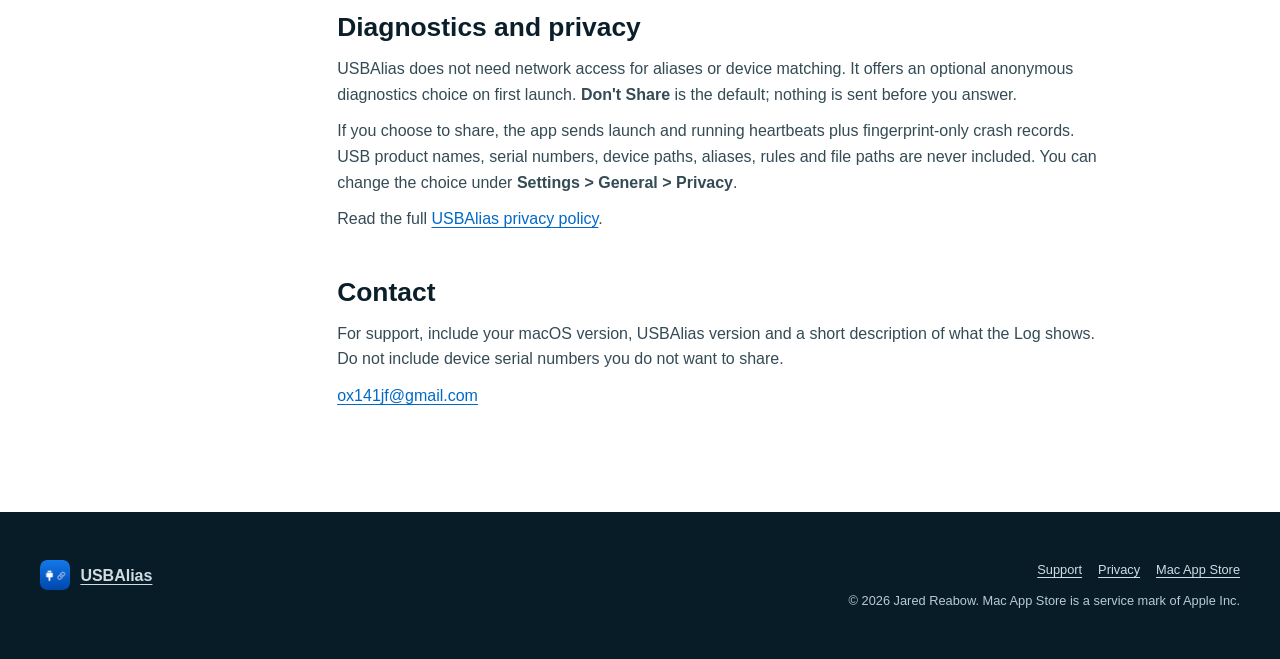
<file: support.html>
<!doctype html>
<html lang="en">
<head>
  <meta charset="utf-8">
  <meta name="viewport" content="width=device-width, initial-scale=1">
  <title>USBAlias support</title>
  <meta name="description" content="Setup, troubleshooting and privacy help for USBAlias on macOS.">
  <link rel="canonical" href="https://usbalias.com/support.html">
  <link rel="icon" href="assets/usbalias-icon.png" type="image/png">
  <link rel="stylesheet" href="assets/site.css">
  <meta name="theme-color" content="#071c27">
  <meta property="og:title" content="USBAlias support">
  <meta property="og:description" content="Setup, troubleshooting and privacy help for USBAlias on macOS.">
  <meta property="og:type" content="website">
  <meta property="og:url" content="https://usbalias.com/support.html">
  <meta property="og:image" content="https://usbalias.com/assets/social-card.png">
</head>
<body>
  <a class="skip-link" href="#main">Skip to content</a>

  <header class="site-header">
    <div class="site-shell site-header__inner">
      <a class="brand" href="./" aria-label="USBAlias home">
        <img src="assets/usbalias-icon.png" width="36" height="36" alt="">
        <span>USBAlias</span>
      </a>
      <nav class="site-nav" aria-label="Primary">
        <a href="./">Overview</a>
        <a href="support.html" aria-current="page">Support</a>
        <a href="privacy.html">Privacy</a>
        <a class="nav-download" href="https://apps.apple.com/au/app/usbalias/id6785185032?mt=12">Mac App Store</a>
      </nav>
    </div>
  </header>

  <main id="main" class="page-main">
    <section class="page-hero">
      <div class="site-shell page-hero__inner">
        <div>
          <p class="eyebrow">Help and setup</p>
          <h1>USBAlias support</h1>
          <p>Everything needed to set up stable device names, repair an older path and understand how the app handles your data.</p>
        </div>
        <span class="page-hero__mark" aria-hidden="true">
          <svg viewBox="0 0 24 24" fill="none" stroke="currentColor" stroke-width="2" stroke-linecap="round" stroke-linejoin="round"><circle cx="12" cy="12" r="9"/><path d="M9.7 9a2.4 2.4 0 1 1 3.7 2c-.9.6-1.4 1.1-1.4 2"/><path d="M12 17h.01"/></svg>
        </span>
      </div>
    </section>

    <section class="document-main">
      <div class="site-shell document-layout">
        <nav class="document-nav" aria-label="Support page contents">
          <p>On this page</p>
          <a href="#getting-started">Getting started</a>
          <a href="#aliases-folder">Aliases folder</a>
          <a href="#common-fixes">Common fixes</a>
          <a href="#diagnostics">Diagnostics and privacy</a>
          <a href="#contact">Contact</a>
          <a href="privacy.html">Privacy policy</a>
        </nav>

        <article class="prose">
          <div class="notice">
            <p><strong>USBAlias requires macOS 26.5 or later.</strong> It runs as a menu bar utility. Open Settings from the menu bar icon or press <code>Command-,</code>.</p>
          </div>

          <h2 id="getting-started">Getting started</h2>
          <ol>
            <li>Connect the USB serial device you want to name.</li>
            <li>Open USBAlias and choose <strong>Rules</strong>, then <strong>Add Rule</strong>.</li>
            <li>Select the attached device. USBAlias fills in its product, manufacturer and serial number.</li>
            <li>Give the rule an alias such as <code>ESP32_LAB</code>, then save it.</li>
            <li>Use the alias in your terminal, IDE or script instead of the changing <code>/dev/cu.*</code> path.</li>
          </ol>
          <p>For two identical boards, match on serial number. Product and manufacturer matching is useful when any board of a particular model should share one alias.</p>

          <h2 id="aliases-folder">Where aliases are stored</h2>
          <p>Open <strong>Settings > General > Aliases</strong> to see the folder used by your rules. The App Store version is sandboxed, so it maintains links in a folder you explicitly choose. Older rules may still refer to a path that was configured before sandboxing.</p>
          <p>If a script expects an old <code>/tmp/...</code> path, use the supported shim option in Settings to recreate those paths as links into the managed aliases folder.</p>

          <h2 id="common-fixes">Common fixes</h2>
          <div class="faq-list">
            <details>
              <summary>My alias is not updating when I reconnect the device</summary>
              <p>Confirm USBAlias is running in the menu bar. Open the Log and check that the device is detected and matched. If it is a new model or serial number, update the rule criteria.</p>
            </details>
            <details>
              <summary>A /tmp path stopped working</summary>
              <p>The sandboxed App Store version cannot write directly to <code>/tmp</code>. Choose an aliases folder and use the shim option in Settings if existing tools still need the old path.</p>
            </details>
            <details>
              <summary>Notifications or sounds are not appearing</summary>
              <p>Check the toggles under <strong>Settings > General</strong>. For notifications, also check <strong>System Settings > Notifications > USBAlias</strong> and confirm alerts are allowed.</p>
            </details>
            <details>
              <summary>How should I match a specific board?</summary>
              <p>Use the device picker and keep serial-number matching enabled. That distinguishes two boards that otherwise have the same product and manufacturer.</p>
            </details>
            <details>
              <summary>Does the app need to stay open?</summary>
              <p>Yes. USBAlias maintains the links while it is running. Turn on <strong>Launch at Login</strong> under Settings so it starts with your Mac.</p>
            </details>
            <details>
              <summary>How do I see what the app is doing?</summary>
              <p>Open <strong>Log</strong> in USBAlias. The activity log records device connections, rule matching, link creation and the current device path.</p>
            </details>
          </div>

          <h2 id="diagnostics">Diagnostics and privacy</h2>
          <p>USBAlias does not need network access for aliases or device matching. It offers an optional anonymous diagnostics choice on first launch. <strong>Don't Share</strong> is the default; nothing is sent before you answer.</p>
          <p>If you choose to share, the app sends launch and running heartbeats plus fingerprint-only crash records. USB product names, serial numbers, device paths, aliases, rules and file paths are never included. You can change the choice under <strong>Settings > General > Privacy</strong>.</p>
          <p>Read the full <a href="privacy.html">USBAlias privacy policy</a>.</p>

          <h2 id="contact">Contact</h2>
          <p>For support, include your macOS version, USBAlias version and a short description of what the Log shows. Do not include device serial numbers you do not want to share.</p>
          <p><a href="mailto:ox141jf@gmail.com">ox141jf@gmail.com</a></p>
        </article>
      </div>
    </section>
  </main>

  <footer class="site-footer">
    <div class="site-shell site-footer__inner">
      <a class="site-footer__brand" href="./">
        <img src="assets/usbalias-icon.png" width="30" height="30" alt="">
        <span>USBAlias</span>
      </a>
      <div class="site-footer__meta">
        <div class="site-footer__links">
          <a href="support.html">Support</a>
          <a href="privacy.html">Privacy</a>
          <a href="https://apps.apple.com/au/app/usbalias/id6785185032?mt=12">Mac App Store</a>
        </div>
        <div>&copy; 2026 Jared Reabow. Mac App Store is a service mark of Apple Inc.</div>
      </div>
    </div>
  </footer>
</body>
</html>
</file>
<file: assets/site.css>
:root {
  color-scheme: light;
  --ink: #0b1f2a;
  --ink-soft: #4f626d;
  --paper: #f3f1ea;
  --surface: #fffdf8;
  --surface-strong: #ffffff;
  --navy: #071c27;
  --navy-soft: #102f3e;
  --blue: #0069c8;
  --blue-bright: #35b9ff;
  --blue-wash: #e8f3fb;
  --green: #69df96;
  --green-dark: #14643c;
  --orange: #ffad4d;
  --orange-dark: #8c4700;
  --line: #cbd3d6;
  --line-dark: rgba(255, 255, 255, 0.17);
  --focus: #ffad4d;
  --shadow: 0 24px 64px rgba(2, 18, 27, 0.2);
}

* {
  box-sizing: border-box;
}

html {
  scroll-behavior: smooth;
  background: var(--paper);
}

body {
  margin: 0;
  overflow-x: hidden;
  background: var(--paper);
  color: var(--ink);
  font-family: -apple-system, BlinkMacSystemFont, "SF Pro Text", "Helvetica Neue", Arial, sans-serif;
  font-size: 16px;
  line-height: 1.6;
  letter-spacing: 0;
  text-rendering: optimizeLegibility;
}

img {
  display: block;
  max-width: 100%;
}

a {
  color: var(--blue);
  text-underline-offset: 0.2em;
}

a:hover {
  color: #004f98;
}

a:focus-visible,
button:focus-visible,
summary:focus-visible {
  outline: 3px solid var(--focus);
  outline-offset: 4px;
}

:target {
  scroll-margin-top: 6rem;
}

.skip-link {
  position: fixed;
  z-index: 100;
  top: 0.75rem;
  left: 0.75rem;
  padding: 0.7rem 1rem;
  border-radius: 6px;
  background: var(--surface-strong);
  color: var(--ink);
  font-weight: 800;
  transform: translateY(-180%);
  transition: transform 140ms ease;
}

.skip-link:focus {
  transform: translateY(0);
}

.site-shell {
  width: min(1200px, calc(100% - 3rem));
  margin-inline: auto;
}

.site-header {
  position: sticky;
  z-index: 20;
  top: 0;
  border-bottom: 1px solid rgba(255, 255, 255, 0.12);
  background: rgba(7, 28, 39, 0.97);
  color: #ffffff;
  backdrop-filter: blur(14px);
}

.site-header__inner {
  display: flex;
  min-height: 76px;
  align-items: center;
  justify-content: space-between;
  gap: 1.5rem;
}

.brand {
  display: inline-flex;
  align-items: center;
  gap: 0.7rem;
  color: #ffffff;
  font-size: 1.05rem;
  font-weight: 820;
  text-decoration: none;
}

.brand:hover {
  color: #ffffff;
}

.brand img {
  width: 36px;
  height: 36px;
  border-radius: 8px;
}

.site-nav {
  display: flex;
  align-items: center;
  gap: 0.15rem;
}

.site-nav a {
  display: inline-flex;
  min-height: 44px;
  align-items: center;
  padding: 0.55rem 0.82rem;
  border-radius: 6px;
  color: #c6d4da;
  font-size: 0.91rem;
  font-weight: 680;
  text-decoration: none;
}

.site-nav a:hover {
  background: rgba(255, 255, 255, 0.08);
  color: #ffffff;
}

.site-nav .nav-download {
  margin-left: 0.35rem;
  background: var(--green);
  color: #062619;
}

.site-nav .nav-download:hover {
  background: #86eba9;
  color: #062619;
}

.hero {
  border-bottom: 1px solid var(--line-dark);
  background: var(--navy);
  color: #ffffff;
}

.hero__inner {
  padding: 5.2rem 0 0;
  text-align: center;
}

.hero__status {
  display: inline-flex;
  align-items: center;
  gap: 0.6rem;
  margin: 0;
  padding: 0.45rem 0.75rem;
  border: 1px solid rgba(255, 255, 255, 0.22);
  border-radius: 6px;
  color: #dbe7eb;
  font-size: 0.79rem;
  font-weight: 760;
  text-transform: uppercase;
}

.status-dot {
  width: 8px;
  height: 8px;
  border-radius: 50%;
  background: var(--green);
  box-shadow: 0 0 0 4px rgba(105, 223, 150, 0.12);
}

.hero h1 {
  max-width: 1000px;
  margin: 1.45rem auto 0;
  font-family: -apple-system, BlinkMacSystemFont, "SF Pro Display", "Helvetica Neue", Arial, sans-serif;
  font-size: 5.65rem;
  font-weight: 860;
  line-height: 0.96;
  letter-spacing: 0;
}

.hero h1 span {
  color: var(--green);
}

.hero__lede {
  max-width: 760px;
  margin: 1.55rem auto 0;
  color: #c6d7de;
  font-size: 1.2rem;
  line-height: 1.62;
}

.hero__actions {
  display: flex;
  flex-wrap: wrap;
  align-items: center;
  justify-content: center;
  gap: 0.8rem;
  margin-top: 2rem;
}

.button {
  display: inline-flex;
  min-height: 50px;
  align-items: center;
  justify-content: center;
  gap: 0.65rem;
  padding: 0.72rem 1.15rem;
  border: 1px solid var(--green);
  border-radius: 6px;
  background: var(--green);
  color: #062619;
  font-weight: 800;
  line-height: 1.2;
  text-decoration: none;
}

.button:hover {
  border-color: #8cecae;
  background: #8cecae;
  color: #062619;
}

.button--secondary {
  border-color: rgba(255, 255, 255, 0.27);
  background: transparent;
  color: #ffffff;
}

.button--secondary:hover {
  border-color: rgba(255, 255, 255, 0.5);
  background: rgba(255, 255, 255, 0.08);
  color: #ffffff;
}

.button svg {
  width: 18px;
  height: 18px;
  flex: 0 0 auto;
}

.hero__facts {
  display: flex;
  flex-wrap: wrap;
  align-items: center;
  justify-content: center;
  gap: 0.45rem 1.2rem;
  margin: 1.2rem 0 0;
  color: #9eb4be;
  font-size: 0.85rem;
}

.hero__facts span {
  display: inline-flex;
  align-items: center;
  gap: 0.45rem;
}

.hero__facts span + span::before {
  content: "";
  width: 4px;
  height: 4px;
  border-radius: 50%;
  background: #66808c;
}

.path-card {
  display: grid;
  width: min(840px, 100%);
  grid-template-columns: minmax(0, 1fr) auto minmax(0, 1fr);
  align-items: center;
  gap: 1rem;
  margin: 3.1rem auto 0;
  padding: 1rem 1.2rem;
  border: 1px solid rgba(255, 255, 255, 0.18);
  border-radius: 8px;
  background: #0c2735;
  text-align: left;
}

.path-card__label {
  display: block;
  margin-bottom: 0.22rem;
  color: #8ca4af;
  font-size: 0.72rem;
  font-weight: 760;
  text-transform: uppercase;
}

.path-card code {
  display: block;
  overflow: hidden;
  color: #ffffff;
  font-family: "SFMono-Regular", Consolas, "Liberation Mono", monospace;
  font-size: 0.86rem;
  text-overflow: ellipsis;
  white-space: nowrap;
}

.path-card__result code {
  color: var(--green);
}

.path-arrow {
  display: grid;
  width: 32px;
  height: 32px;
  place-items: center;
  border-radius: 50%;
  background: rgba(105, 223, 150, 0.13);
  color: var(--green);
}

.path-arrow svg {
  width: 17px;
  height: 17px;
}

.demo-video {
  margin: 2rem auto 0;
  max-width: 946px;
}

.demo-video video {
  display: block;
  width: 100%;
  height: auto;
  border-radius: 12px;
}

.demo-video figcaption {
  margin-top: .75rem;
  font-size: .9rem;
}

.hero__stage {
  position: relative;
  width: min(1060px, calc(100% - 0.75rem));
  margin: 2.35rem auto 0;
  padding-bottom: 0;
}

.hero__stage::after {
  content: "";
  display: block;
  height: 1px;
  background: var(--line-dark);
}

.app-window {
  overflow: hidden;
  max-height: 180px;
  border: 1px solid rgba(255, 255, 255, 0.24);
  border-bottom: 0;
  border-radius: 10px 10px 0 0;
  background: #101a20;
  box-shadow: var(--shadow);
}

.app-window img {
  width: 100%;
  height: 180px;
  object-fit: cover;
  object-position: top;
}

.hero__caption {
  display: flex;
  align-items: center;
  justify-content: space-between;
  gap: 1rem;
  margin: 0;
  padding: 0.95rem 0.15rem 1.2rem;
  color: #8fa8b3;
  font-size: 0.8rem;
}

.hero__caption strong {
  color: #d7e3e7;
}

.hero__caption span {
  font-family: "SFMono-Regular", Consolas, "Liberation Mono", monospace;
}

.problem {
  padding: 5.6rem 0;
  background: var(--paper);
}

.section-heading {
  max-width: 760px;
}

.section-heading h2 {
  margin: 0;
  font-family: -apple-system, BlinkMacSystemFont, "SF Pro Display", "Helvetica Neue", Arial, sans-serif;
  font-size: 3.1rem;
  font-weight: 820;
  line-height: 1.05;
  letter-spacing: 0;
}

.section-heading p {
  max-width: 680px;
  margin: 1rem 0 0;
  color: var(--ink-soft);
  font-size: 1.08rem;
}

.eyebrow {
  margin: 0 0 0.7rem;
  color: var(--blue);
  font-size: 0.78rem;
  font-weight: 820;
  text-transform: uppercase;
}

.comparison {
  display: grid;
  grid-template-columns: 1fr 1fr;
  gap: 0;
  margin-top: 3rem;
  border-top: 1px solid var(--line);
  border-bottom: 1px solid var(--line);
}

.comparison__column {
  padding: 2rem 2.2rem 2.2rem 0;
}

.comparison__column + .comparison__column {
  padding-right: 0;
  padding-left: 2.2rem;
  border-left: 1px solid var(--line);
}

.comparison__label {
  display: inline-flex;
  align-items: center;
  gap: 0.45rem;
  margin: 0 0 1.2rem;
  color: var(--ink-soft);
  font-size: 0.78rem;
  font-weight: 820;
  text-transform: uppercase;
}

.comparison__label::before {
  content: "";
  width: 8px;
  height: 8px;
  border-radius: 50%;
  background: #d65745;
}

.comparison__column:last-child .comparison__label::before {
  background: #28955d;
}

.code-stack {
  margin: 0;
}

.code-stack div {
  display: grid;
  grid-template-columns: 4.5rem minmax(0, 1fr);
  gap: 0.75rem;
  padding: 0.68rem 0;
  border-top: 1px solid #dce1df;
  font-family: "SFMono-Regular", Consolas, "Liberation Mono", monospace;
  font-size: 0.8rem;
}

.code-stack div:first-child {
  border-top: 0;
}

.code-stack span {
  color: #7b8c93;
}

.code-stack code {
  overflow-wrap: anywhere;
}

.comparison__column:last-child .code-stack code {
  color: var(--green-dark);
  font-weight: 700;
}

.section {
  padding: 5.6rem 0;
}

.section--surface {
  border-top: 1px solid var(--line);
  border-bottom: 1px solid var(--line);
  background: var(--surface);
}

.workflow {
  display: grid;
  grid-template-columns: repeat(3, 1fr);
  gap: 0;
  margin-top: 3.2rem;
  border-top: 2px solid var(--ink);
}

.workflow__step {
  padding: 1.6rem 2rem 0 0;
}

.workflow__step + .workflow__step {
  padding-right: 2rem;
  padding-left: 2rem;
  border-left: 1px solid var(--line);
}

.workflow__number {
  display: block;
  margin-bottom: 2.65rem;
  color: #8c9ba1;
  font-family: "SFMono-Regular", Consolas, "Liberation Mono", monospace;
  font-size: 0.78rem;
  font-weight: 700;
}

.workflow__icon {
  display: grid;
  width: 44px;
  height: 44px;
  margin-bottom: 1rem;
  place-items: center;
  border: 1px solid #bfd0d8;
  border-radius: 8px;
  background: var(--blue-wash);
  color: var(--blue);
}

.workflow__icon svg {
  width: 22px;
  height: 22px;
}

.workflow h3 {
  margin: 0;
  font-size: 1.2rem;
  font-weight: 800;
}

.workflow p {
  margin: 0.6rem 0 0;
  color: var(--ink-soft);
  font-size: 0.96rem;
}

.use-cases {
  padding: 6.2rem 0;
  background: var(--surface-strong);
}

.use-case {
  display: grid;
  grid-template-columns: minmax(0, 0.84fr) minmax(0, 1.16fr);
  align-items: center;
  gap: 4.4rem;
  padding: 4.6rem 0;
  border-top: 1px solid var(--line);
}

.use-case:first-of-type {
  margin-top: 2.4rem;
}

.use-case:last-child {
  padding-bottom: 0;
}

.use-case--reverse {
  grid-template-columns: minmax(0, 1.16fr) minmax(0, 0.84fr);
}

.use-case--reverse .use-case__copy {
  order: 2;
}

.use-case--reverse .use-case__visual {
  order: 1;
}

.use-case__tag {
  display: inline-flex;
  align-items: center;
  gap: 0.45rem;
  margin: 0 0 1rem;
  color: var(--blue);
  font-size: 0.76rem;
  font-weight: 820;
  text-transform: uppercase;
}

.use-case__tag::before {
  content: "";
  width: 22px;
  height: 2px;
  background: var(--blue);
}

.use-case h3 {
  margin: 0;
  font-size: 2.25rem;
  font-weight: 830;
  line-height: 1.1;
}

.use-case__copy > p {
  margin: 1rem 0 0;
  color: var(--ink-soft);
  font-size: 1rem;
}

.use-case__copy {
  min-width: 0;
}

.command-line {
  max-width: 100%;
  margin: 1.4rem 0 0;
  padding: 1rem 1.1rem;
  overflow-x: auto;
  border-left: 3px solid var(--orange);
  background: #eef1f0;
  color: #1b303a;
  font-family: "SFMono-Regular", Consolas, "Liberation Mono", monospace;
  font-size: 0.82rem;
  line-height: 1.7;
  white-space: pre;
}

.command-line .prompt {
  color: #72848b;
}

.command-line .path {
  color: #066c43;
  font-weight: 700;
}

.use-case__visual {
  min-width: 0;
}

.screenshot-frame {
  overflow: hidden;
  border: 1px solid #b8c4c8;
  border-radius: 8px;
  background: #13252d;
  box-shadow: 0 18px 45px rgba(11, 31, 42, 0.15);
}

.screenshot-frame img {
  width: 100%;
  height: auto;
}

.screenshot-frame__caption {
  display: flex;
  align-items: center;
  justify-content: space-between;
  gap: 1rem;
  margin: 0;
  padding: 0.72rem 0.9rem;
  border-top: 1px solid rgba(255, 255, 255, 0.11);
  color: #aabdc4;
  font-size: 0.77rem;
}

.screenshot-frame__caption span:last-child {
  color: var(--green);
  font-family: "SFMono-Regular", Consolas, "Liberation Mono", monospace;
}

.bench-diagram {
  padding: 1.25rem;
  border: 1px solid #b8c4c8;
  border-radius: 8px;
  background: #eef0ed;
}

.bench-diagram__row {
  display: grid;
  grid-template-columns: minmax(0, 1fr) auto minmax(0, 1fr) auto minmax(0, 1fr);
  align-items: center;
  gap: 0.7rem;
  padding: 1rem;
  border-bottom: 1px solid #ccd3d1;
}

.bench-diagram__row:last-child {
  border-bottom: 0;
}

.bench-diagram__device,
.bench-diagram__path,
.bench-diagram__alias {
  min-width: 0;
}

.bench-diagram__device strong,
.bench-diagram__alias strong {
  display: block;
  overflow: hidden;
  font-size: 0.81rem;
  text-overflow: ellipsis;
  white-space: nowrap;
}

.bench-diagram__device span,
.bench-diagram__alias span {
  display: block;
  color: #65777d;
  font-size: 0.7rem;
}

.bench-diagram__path {
  padding: 0.45rem 0.55rem;
  border-radius: 4px;
  background: #dce3e1;
  color: #506166;
  font-family: "SFMono-Regular", Consolas, "Liberation Mono", monospace;
  font-size: 0.66rem;
  text-align: center;
}

.bench-arrow {
  color: #75878d;
}

.bench-arrow svg {
  width: 16px;
  height: 16px;
}

.bench-device-icon {
  display: grid;
  width: 34px;
  height: 34px;
  margin-bottom: 0.55rem;
  place-items: center;
  border-radius: 6px;
  background: var(--navy);
  color: #ffffff;
}

.bench-device-icon svg {
  width: 18px;
  height: 18px;
}

.features {
  padding: 6rem 0;
  background: var(--paper);
}

.feature-list {
  display: grid;
  grid-template-columns: repeat(2, 1fr);
  gap: 0;
  margin-top: 3.1rem;
  border-top: 1px solid var(--line);
  border-left: 1px solid var(--line);
}

.feature {
  display: grid;
  grid-template-columns: 44px minmax(0, 1fr);
  gap: 1rem;
  padding: 1.65rem;
  border-right: 1px solid var(--line);
  border-bottom: 1px solid var(--line);
  background: rgba(255, 255, 255, 0.28);
}

.feature__icon {
  display: grid;
  width: 42px;
  height: 42px;
  place-items: center;
  border: 1px solid #c5d2d7;
  border-radius: 8px;
  background: var(--surface-strong);
  color: var(--blue);
}

.feature__icon svg {
  width: 20px;
  height: 20px;
}

.feature h3 {
  margin: 0;
  font-size: 1rem;
  font-weight: 800;
}

.feature p {
  margin: 0.35rem 0 0;
  color: var(--ink-soft);
  font-size: 0.9rem;
  line-height: 1.55;
}

.privacy-band {
  border-top: 1px solid #0d4e31;
  border-bottom: 1px solid #0d4e31;
  background: #093b27;
  color: #ffffff;
}

.privacy-band__inner {
  display: grid;
  grid-template-columns: minmax(0, 1fr) auto;
  align-items: center;
  gap: 3rem;
  padding: 3.6rem 0;
}

.privacy-band h2 {
  margin: 0;
  font-size: 2rem;
  font-weight: 820;
  line-height: 1.15;
}

.privacy-band p {
  max-width: 760px;
  margin: 0.75rem 0 0;
  color: #c4dbce;
}

.link-arrow {
  display: inline-flex;
  min-height: 46px;
  align-items: center;
  gap: 0.55rem;
  padding: 0.65rem 0.85rem;
  border: 1px solid rgba(255, 255, 255, 0.27);
  border-radius: 6px;
  color: #ffffff;
  font-size: 0.9rem;
  font-weight: 760;
  text-decoration: none;
  white-space: nowrap;
}

.link-arrow:hover {
  border-color: rgba(255, 255, 255, 0.52);
  background: rgba(255, 255, 255, 0.08);
  color: #ffffff;
}

.link-arrow svg {
  width: 17px;
  height: 17px;
}

.buy-band {
  background: var(--surface-strong);
}

.buy-band__inner {
  display: grid;
  grid-template-columns: minmax(0, 1fr) 340px;
  align-items: center;
  gap: 4rem;
  padding: 5.5rem 0;
}

.buy-band h2 {
  max-width: 700px;
  margin: 0;
  font-size: 3.1rem;
  font-weight: 840;
  line-height: 1.05;
}

.buy-band__copy > p {
  max-width: 650px;
  margin: 1rem 0 0;
  color: var(--ink-soft);
  font-size: 1.05rem;
}

.price-panel {
  padding-left: 2rem;
  border-left: 2px solid var(--ink);
}

.price-panel__label {
  display: block;
  color: var(--ink-soft);
  font-size: 0.78rem;
  font-weight: 800;
  text-transform: uppercase;
}

.price-panel strong {
  display: block;
  margin: 0.4rem 0 0.35rem;
  font-size: 3.4rem;
  font-weight: 860;
  line-height: 1;
}

.price-panel p {
  margin: 0;
  color: var(--ink-soft);
  font-size: 0.87rem;
}

.price-panel .button {
  width: 100%;
  margin-top: 1.2rem;
  border-color: var(--blue);
  background: var(--blue);
  color: #ffffff;
}

.price-panel .button:hover {
  border-color: #004f98;
  background: #004f98;
  color: #ffffff;
}

.faq-band {
  padding: 4.8rem 0;
  border-top: 1px solid var(--line);
  background: var(--paper);
}

.faq-band__grid {
  display: grid;
  grid-template-columns: 0.7fr 1.3fr;
  gap: 4rem;
}

.faq-band h2 {
  margin: 0;
  font-size: 2.2rem;
  font-weight: 820;
  line-height: 1.15;
}

.faq-band__intro p {
  margin: 0.8rem 0 0;
  color: var(--ink-soft);
}

details {
  border-top: 1px solid var(--line);
}

details:last-child {
  border-bottom: 1px solid var(--line);
}

summary {
  position: relative;
  padding: 1.15rem 2rem 1.15rem 0;
  cursor: pointer;
  font-weight: 760;
  list-style: none;
}

summary::-webkit-details-marker {
  display: none;
}

summary::after {
  content: "+";
  position: absolute;
  top: 0.95rem;
  right: 0;
  color: var(--blue);
  font-size: 1.35rem;
  font-weight: 500;
}

details[open] summary::after {
  content: "-";
}

details p {
  margin: 0;
  padding: 0 2rem 1.2rem 0;
  color: var(--ink-soft);
  font-size: 0.94rem;
}

.site-footer {
  padding: 3rem 0;
  background: var(--navy);
  color: #b8cbd3;
}

.site-footer__inner {
  display: flex;
  align-items: flex-start;
  justify-content: space-between;
  gap: 3rem;
}

.site-footer__brand {
  display: inline-flex;
  align-items: center;
  gap: 0.65rem;
  color: #ffffff;
  font-weight: 800;
}

.site-footer__brand img {
  width: 30px;
  height: 30px;
  border-radius: 7px;
}

.site-footer__meta {
  display: grid;
  justify-items: end;
  gap: 0.6rem;
  font-size: 0.8rem;
  text-align: right;
}

.site-footer__links {
  display: flex;
  flex-wrap: wrap;
  justify-content: flex-end;
  gap: 1rem;
}

.site-footer a {
  color: #d0dde2;
}

.site-footer a:hover {
  color: #ffffff;
}

.page-main {
  min-height: calc(100vh - 200px);
}

.page-hero {
  padding: 4.8rem 0 3.4rem;
  border-bottom: 1px solid var(--line-dark);
  background: var(--navy);
  color: #ffffff;
}

.page-hero__inner {
  display: grid;
  grid-template-columns: minmax(0, 1fr) auto;
  align-items: end;
  gap: 2rem;
}

.page-hero h1 {
  margin: 0;
  font-size: 3.6rem;
  font-weight: 840;
  line-height: 1.04;
}

.page-hero p {
  max-width: 660px;
  margin: 0.9rem 0 0;
  color: #c5d5db;
  font-size: 1.03rem;
}

.page-hero__mark {
  display: grid;
  width: 76px;
  height: 76px;
  place-items: center;
  border: 1px solid rgba(255, 255, 255, 0.22);
  border-radius: 8px;
  color: var(--green);
}

.page-hero__mark svg {
  width: 34px;
  height: 34px;
}

.document-main {
  padding: 4.2rem 0 5.8rem;
  background: var(--surface-strong);
}

.document-layout {
  display: grid;
  grid-template-columns: 230px minmax(0, 760px);
  gap: 4.2rem;
  align-items: start;
}

.document-nav {
  position: sticky;
  top: 104px;
}

.document-nav p {
  margin: 0 0 0.65rem;
  color: var(--ink-soft);
  font-size: 0.75rem;
  font-weight: 800;
  text-transform: uppercase;
}

.document-nav a {
  display: block;
  padding: 0.48rem 0;
  color: var(--ink-soft);
  font-size: 0.9rem;
  font-weight: 670;
  text-decoration: none;
}

.document-nav a:hover {
  color: var(--blue);
}

.prose {
  min-width: 0;
}

.prose h2 {
  margin: 2.8rem 0 0.75rem;
  font-size: 1.65rem;
  font-weight: 820;
  line-height: 1.2;
}

.prose h2:first-child {
  margin-top: 0;
}

.prose h3 {
  margin: 1.8rem 0 0.5rem;
  font-size: 1.08rem;
  font-weight: 800;
}

.prose p,
.prose li {
  color: #344b55;
}

.prose p {
  margin: 0.7rem 0;
}

.prose ul,
.prose ol {
  padding-left: 1.35rem;
}

.prose li + li {
  margin-top: 0.45rem;
}

.prose code {
  padding: 0.13em 0.35em;
  border-radius: 4px;
  background: #e9edeb;
  color: #183a2a;
  font-family: "SFMono-Regular", Consolas, "Liberation Mono", monospace;
  font-size: 0.86em;
}

.notice {
  margin: 1.3rem 0;
  padding: 1rem 1.1rem;
  border-left: 4px solid var(--blue);
  background: var(--blue-wash);
}

.notice p {
  margin: 0;
}

.faq-list {
  margin-top: 1rem;
}

.faq-list details {
  border-color: #d8dedf;
}

@media (max-width: 980px) {
  .site-shell {
    width: min(100% - 2.4rem, 960px);
  }

  .hero__inner {
    padding-top: 4.1rem;
  }

  .hero h1 {
    font-size: 4.45rem;
  }

  .use-case,
  .use-case--reverse {
    gap: 2.6rem;
  }

  .use-case h3 {
    font-size: 1.92rem;
  }

  .buy-band__inner {
    grid-template-columns: minmax(0, 1fr) 300px;
    gap: 2.4rem;
  }

  .document-layout {
    grid-template-columns: 190px minmax(0, 1fr);
    gap: 2.8rem;
  }
}

@media (max-width: 760px) {
  .site-shell {
    width: min(100% - 2rem, 680px);
  }

  .site-header__inner {
    min-height: 68px;
    align-items: flex-start;
    padding: 0.7rem 0;
  }

  .brand {
    padding-top: 0.25rem;
  }

  .brand img {
    width: 32px;
    height: 32px;
  }

  .site-nav {
    flex-wrap: wrap;
    justify-content: flex-end;
  }

  .site-nav a {
    min-height: 36px;
    padding: 0.4rem 0.55rem;
    font-size: 0.82rem;
  }

  .site-nav .nav-download {
    margin-left: 0;
  }

  .site-nav .nav-section {
    display: none;
  }

  .hero__inner {
    padding-top: 2.8rem;
  }

  .hero h1 {
    font-size: 3.2rem;
    line-height: 1;
  }

  .hero__lede {
    margin-top: 1.15rem;
    font-size: 1rem;
  }

  .path-card {
    grid-template-columns: 1fr;
    gap: 0.7rem;
    margin-top: 1.8rem;
  }

  .path-arrow {
    transform: rotate(90deg);
  }

  .hero__stage {
    width: calc(100% - 0.4rem);
    margin-top: 1.1rem;
  }

  .app-window {
    max-height: 170px;
  }

  .app-window img {
    height: 170px;
  }

  .hero__caption span {
    display: none;
  }

  .problem,
  .section,
  .features,
  .faq-band {
    padding: 4.2rem 0;
  }

  .section-heading h2,
  .buy-band h2 {
    font-size: 2.45rem;
  }

  .comparison,
  .workflow,
  .feature-list,
  .privacy-band__inner,
  .buy-band__inner,
  .faq-band__grid,
  .document-layout,
  .page-hero__inner {
    grid-template-columns: 1fr;
  }

  .comparison__column {
    padding: 1.7rem 0;
  }

  .comparison__column + .comparison__column {
    padding: 1.7rem 0;
    border-top: 1px solid var(--line);
    border-left: 0;
  }

  .workflow__step,
  .workflow__step + .workflow__step {
    padding: 1.4rem 0;
    border-top: 1px solid var(--line);
    border-left: 0;
  }

  .workflow__step:first-child {
    border-top: 0;
  }

  .workflow__number {
    margin-bottom: 1.2rem;
  }

  .use-cases {
    padding: 4.5rem 0;
  }

  .use-case,
  .use-case--reverse {
    grid-template-columns: 1fr;
    gap: 1.8rem;
    padding: 3.2rem 0;
  }

  .use-case--reverse .use-case__copy,
  .use-case--reverse .use-case__visual {
    order: initial;
  }

  .use-case:last-child {
    padding-bottom: 0;
  }

  .feature-list {
    border-left: 1px solid var(--line);
  }

  .privacy-band__inner {
    gap: 1.5rem;
    padding: 3rem 0;
  }

  .link-arrow {
    width: max-content;
  }

  .buy-band__inner {
    gap: 2rem;
    padding: 4.2rem 0;
  }

  .price-panel {
    padding: 1.5rem 0 0;
    border-top: 2px solid var(--ink);
    border-left: 0;
  }

  .faq-band__grid {
    gap: 1.8rem;
  }

  .site-footer__inner {
    display: grid;
    gap: 1.5rem;
  }

  .site-footer__meta {
    justify-items: start;
    text-align: left;
  }

  .site-footer__links {
    justify-content: flex-start;
  }

  .page-hero {
    padding: 3.7rem 0 2.7rem;
  }

  .page-hero h1 {
    font-size: 2.8rem;
  }

  .page-hero__mark {
    display: none;
  }

  .document-main {
    padding: 3.2rem 0 4.2rem;
  }

  .document-layout {
    gap: 1.8rem;
  }

  .document-nav {
    position: static;
    padding-bottom: 1.4rem;
    border-bottom: 1px solid var(--line);
  }
}

@media (max-width: 520px) {
  .site-shell {
    width: min(100% - 1.35rem, 480px);
  }

  .site-header__inner {
    display: flex;
    align-items: center;
    gap: 0.75rem;
  }

  .site-nav {
    justify-content: flex-end;
  }

  .hero h1 {
    font-size: 2.65rem;
  }

  .hero__status {
    font-size: 0.68rem;
  }

  .hero__lede {
    font-size: 1rem;
  }

  .hero__actions {
    align-items: stretch;
    margin-top: 1.35rem;
  }

  .hero__actions .button {
    width: 100%;
  }

  .hero__actions .button--secondary {
    display: none;
  }

  .hero__facts {
    display: none;
  }

  .path-card {
    margin-top: 1.5rem;
    padding: 0.85rem 0.9rem;
  }

  .hero__stage {
    display: none;
  }

  .section-heading h2,
  .buy-band h2 {
    font-size: 2.1rem;
  }

  .comparison__column:first-child {
    padding-top: 1.4rem;
  }

  .code-stack div {
    grid-template-columns: 1fr;
    gap: 0.15rem;
  }

  .use-case h3 {
    font-size: 1.72rem;
  }

  .bench-diagram {
    padding: 0.6rem;
  }

  .bench-diagram__row {
    grid-template-columns: minmax(0, 1fr) auto minmax(0, 1fr);
    gap: 0.4rem;
    padding: 0.8rem 0.3rem;
  }

  .bench-arrow:last-of-type,
  .bench-diagram__alias {
    display: none;
  }

  .feature {
    grid-template-columns: 38px minmax(0, 1fr);
    gap: 0.75rem;
    padding: 1.2rem;
  }

  .feature__icon {
    width: 38px;
    height: 38px;
  }

  .page-hero h1 {
    font-size: 2.25rem;
  }

  .price-panel strong {
    font-size: 2.85rem;
  }
}

@media (prefers-reduced-motion: reduce) {
  html {
    scroll-behavior: auto;
  }

  *,
  *::before,
  *::after {
    transition-duration: 0.01ms !important;
    animation-duration: 0.01ms !important;
    animation-iteration-count: 1 !important;
  }
}
</file>
